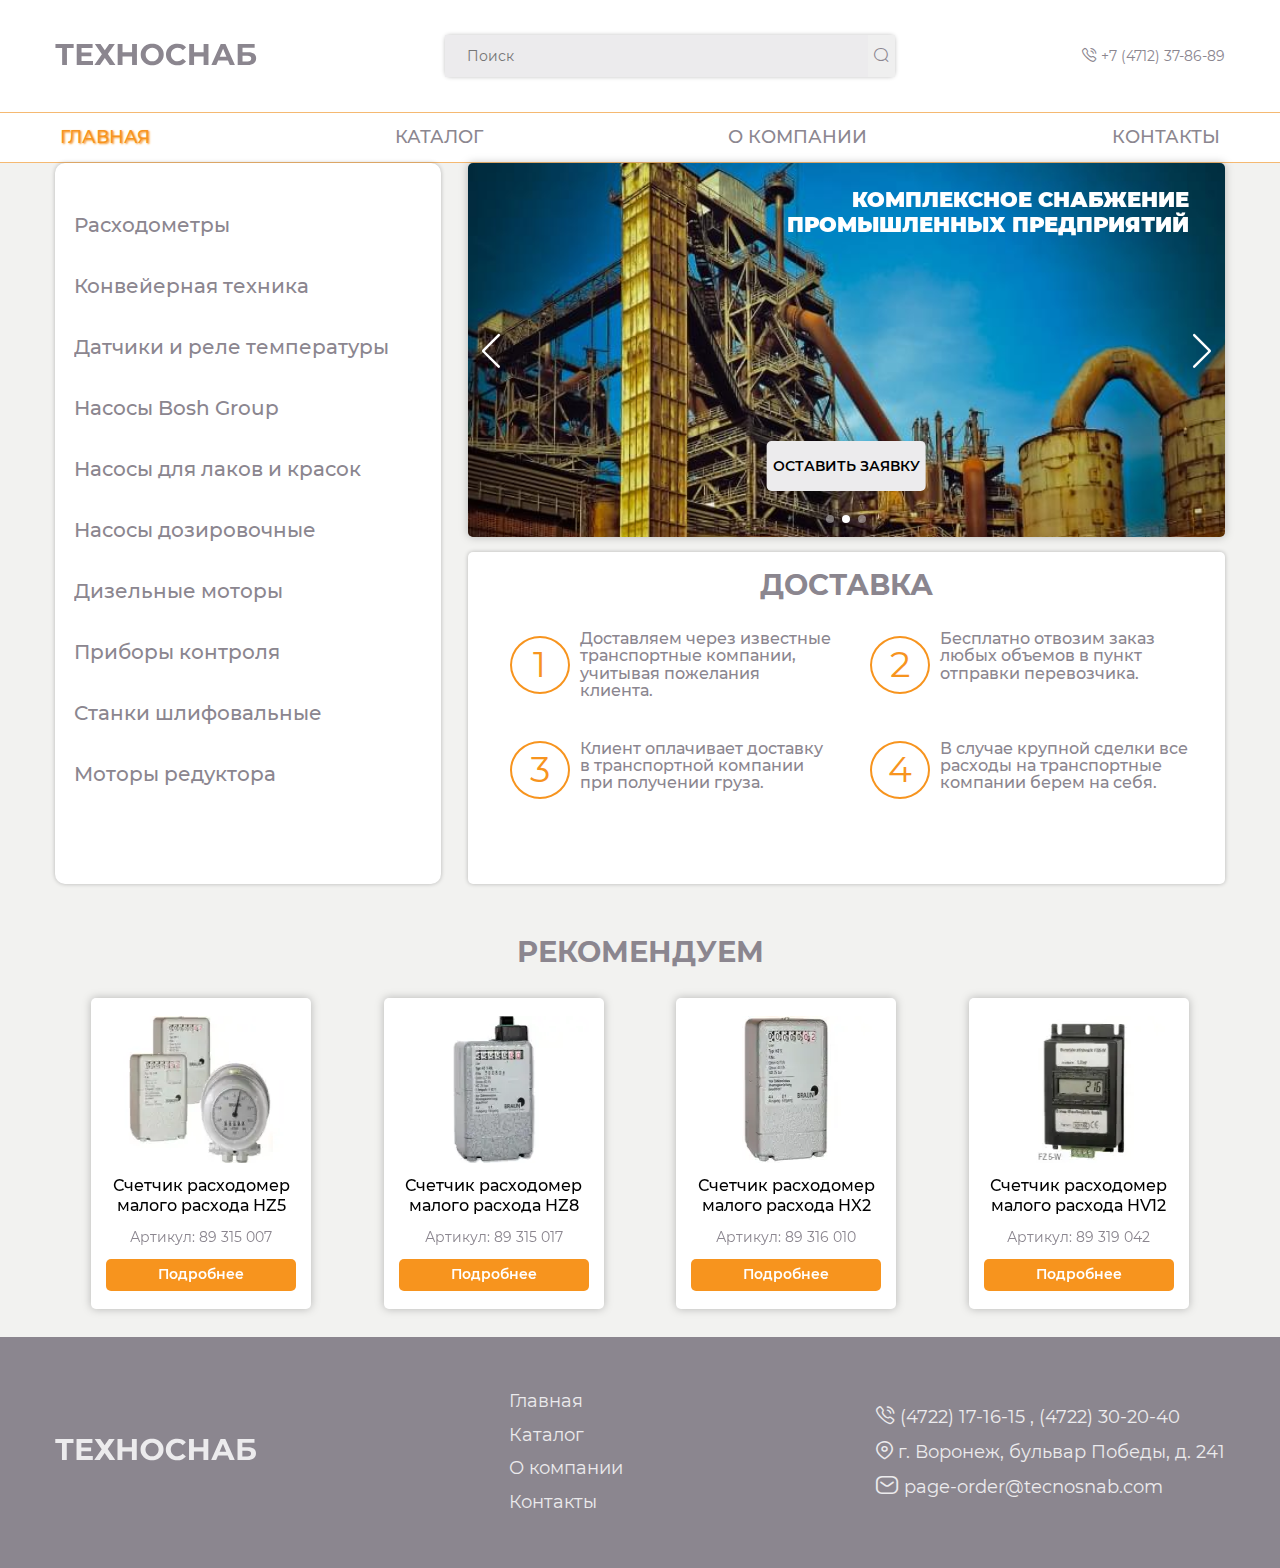
<file: index.html>
<!DOCTYPE html><html lang="ru"><head>    <meta charset="UTF-8">    <meta name="viewport" content="width=device-width, initial-scale=1.0">    <meta http-equiv="X-UA-Compatible" content="ie=edge">    <title>Главная-ТЕХНОСНАБ</title>    <link rel="stylesheet" href="css/style.min.css">    <script src="js/script.js" defer></script></head><body>    <div class="wrapper">        <header class="header">    <div class="header__inner container">        <div class="header__item header__logo">            <a class="logo" href="index.html">                <picture><source srcset="images/logo-header.svg" type="image/webp"><img class="logo__img" src="images/logo-header.svg" alt="logo"></picture>            </a>        </div>        <div class="header__item header__search">            <form class="search">                <input class="search-input" type="text" placeholder="Поиск">                <button class="search-btn icons-search" type="submit"></button>            </form>        </div>        <div class="header__item header__phone">            <a class="icons-phone" href="tel:+74712378689"></a>            <a class="header__phone-link" href="tel:+74712378689">+7 (4712) 37-86-89</a>        </div>    </div></header>        <div class="menu-wrapper">    <nav class="menu">            <ul class="menu__list">                <li class="menu__item">                    <a class="menu__link" href="index.html">Главная</a>                </li>                <li class="menu__item">                    <a class="menu__link" href="page-catalog.html">Каталог</a>                </li>                <li class="menu__item">                    <a class="menu__link" href="page-company.html">О компании</a>                </li>                <li class="menu__item">                    <a class="menu__link" href="page-contacts.html">Контакты</a>                </li>            </ul>                    <div class="menu-mobile"></div>    </nav></div>        <main class="page">            <section class="main-content content container">                <div class="mobile-aside"><span></span></div><nav class="main-content__aside content-aside">    <ul class="product-list">        <li class="product-list__item">            <a class="product-list__link" href="#">Расходометры</a>            <ul class="product-sublist">                <li class="product-sublist__item">                    <a class="product-sublist__link" href="#">Винтовые расходомеры</a>                </li>                <li class="product-sublist__item">                    <a class="product-sublist__link" href="#">Клапанные расходомеры</a>                </li>                <li class="product-sublist__item">                    <a class="product-sublist__link" href="#">Поршнекольцевые расходомеры</a>                </li>                <li class="product-sublist__item">                    <a class="product-sublist__link" href="#">Турбинные расходомеры</a>                </li>            </ul>        </li>        <li class="product-list__item">            <a class="product-list__link" href="#">Конвейерная техника</a>            <ul class="product-sublist">                <li class="product-sublist__item">                    <a class="product-sublist__link" href="#">Винтовые расходомеры</a>                </li>                <li class="product-sublist__item">                    <a class="product-sublist__link" href="#">Клапанные расходомеры</a>                </li>                <li class="product-sublist__item">                    <a class="product-sublist__link" href="#">Поршнекольцевые расходомеры</a>                </li>                <li class="product-sublist__item">                    <a class="product-sublist__link" href="#">Турбинные расходомеры</a>                </li>            </ul>        </li>        <li class="product-list__item">            <a class="product-list__link" href="#">Датчики и реле температуры</a>        </li>        <li class="product-list__item">            <a class="product-list__link" href="#">Насосы Bosh Group</a>        </li>        <li class="product-list__item">            <a class="product-list__link" href="#">Насосы для лаков и красок</a>        </li>        <li class="product-list__item">            <a class="product-list__link" href="#">Насосы дозировочные</a>        </li>        <li class="product-list__item">            <a class="product-list__link" href="#">Дизельные моторы</a>        </li>        <li class="product-list__item">            <a class="product-list__link" href="#">Приборы контроля</a>        </li>        <li class="product-list__item">            <a class="product-list__link" href="#">Станки шлифовальные</a>        </li>        <li class="product-list__item">            <a class="product-list__link" href="#">Моторы редуктора</a>        </li>    </ul></nav>                <div class="main-content__info content-info">                    <div class="main-content__slider swiper-container content-info__bg">                        <div class="swiper-wrapper">                            <div class="main-content__slider-item swiper-slide"                                style="background-image: url(images/company.jpg);">                                <h1 class="main-content__slider-title">Комплексное снабжение промышленных предприятий                                </h1>                                <button class="main-content__slider-btn" type="button">оставить заявку</button>                            </div>                            <div class="main-content__slider-item swiper-slide"                                style="background-image: url(images/slider-1.jpg);">                                <h1 class="main-content__slider-title">Комплексное снабжение промышленных предприятий                                </h1>                                <button class="main-content__slider-btn" type="button">оставить заявку</button>                            </div>                            <div class="main-content__slider-item swiper-slide"                                style="background-image: url(images/slider-3.jpg);">                                <h1 class="main-content__slider-title">Комплексное снабжение промышленных предприятий                                </h1>                                <button class="main-content__slider-btn" type="button">оставить заявку</button>                            </div>                        </div>                        <div class="swiper-pagination"></div>                        <div class="swiper-button-prev"></div>                        <div class="swiper-button-next"></div>                    </div>                    <div class="main-content__delivery delivery content-info__block">                        <h2 class="delivery__title title">Доставка</h2>                        <ul class="delivery__list">                            <li class="delivery__list-item">                                Доставляем через известные транспортные компании, учитывая пожелания клиента.                            </li>                            <li class="delivery__list-item">                                Бесплатно отвозим заказ любых объемов в пункт отправки перевозчика.                            </li>                            <li class="delivery__list-item">                                Клиент оплачивает доставку в транспортной компании при получении груза.                            </li>                            <li class="delivery__list-item">                                В случае крупной сделки все расходы на транспортные компании берем на себя.                            </li>                        </ul>                    </div>                </div>            </section>            <section class="recommend">                <h2 class="recommend__title title">Рекомендуем</h2>                <div class="recommend__inner container">                    <div class="product-card">                        <picture><source srcset="images/product-1.webp" type="image/webp"><img src="images/product-1.jpg" alt="image product"></picture>                        <p class="product-card__title">Счетчик расходомер малого расхода HZ5</p>                        <div class="product-card__id">Артикул: <span>89 315 007</span></div>                        <a class="product-card__btn" href="page-product.html">Подробнее</a>                    </div>                    <div class="product-card">                        <picture><source srcset="images/product-2.webp" type="image/webp"><img src="images/product-2.jpg" alt="image product"></picture>                        <p class="product-card__title">Счетчик расходомер малого расхода HZ8</p>                        <div class="product-card__id">Артикул: <span>89 315 017</span></div>                        <a class="product-card__btn" href="page-product.html">Подробнее</a>                    </div>                    <div class="product-card">                        <picture><source srcset="images/product-3.webp" type="image/webp"><img src="images/product-3.jpg" alt="image product"></picture>                        <p class="product-card__title">Счетчик расходомер малого расхода HX2</p>                        <div class="product-card__id">Артикул: <span>89 316 010</span></div>                        <a class="product-card__btn" href="page-product.html">Подробнее</a>                    </div>                    <div class="product-card">                        <picture><source srcset="images/product-4.webp" type="image/webp"><img src="images/product-4.jpg" alt="image product"></picture>                        <p class="product-card__title">Счетчик расходомер малого расхода HV12</p>                        <div class="product-card__id">Артикул: <span>89 319 042</span></div>                        <a class="product-card__btn" href="page-product.html">Подробнее</a>                    </div>                </div>            </section>        </main>        <footer class="footer">    <div class="footer__inner container">        <div class="footer__item footer__logo">            <a class="logo" href="index.html">                <picture><source srcset="images/logo-footer.svg" type="image/webp"><img class="logo__img" src="images/logo-footer.svg" alt="logo"></picture>            </a>        </div>        <div class="footer__item footer__category">            <ul class="footer__list">                <li class="footer__list-item">                    <a class="footer__list-link" href="index.html">Главная</a>                </li>                <li class="footer__list-item">                    <a class="footer__list-link" href="page-catalog.html">Каталог</a>                </li>                <li class="footer__list-item">                    <a class="footer__list-link" href="page-company.html">О компании</a>                </li>                <li class="footer__list-item">                    <a class="footer__list-link" href="page-contacts.html">Контакты</a>                </li>            </ul>        </div>        <div class="footer__contacts">            <ul class="footer__contacts-list">                <li class="footer__contacts-item icons-phone">                    <a href="tel:74722171615" class="footer__contacts-link">(4722) 17-16-15</a>                    <span>,</span>                    <a href="tel:74722302040" class="footer__contacts-link">(4722) 30-20-40</a>                </li>                <li class="footer__contacts-item icons-location">                    г. Воронеж, бульвар Победы, д. 241                </li>                <li class="footer__contacts-item icons-mail">                    <a href="mailto:page-order@tecnosnab.com" class="footer__contacts-link">page-order@tecnosnab.com</a>                </li>            </ul>        </div>            </div></footer>    </div>    <div class="alert-window">    <p class="alert-window__text">Демо-версия окна ответа...</p>    <p class="alert-window__text">Ваш запрос принят! В ближайшее время с Вами свяжется наш менеджер. Спасибо, что выбрали нашу фирму.</p>    <button class="alert-window__btn btn">Отлично. Жду!</button></div>    <div class="modal">        <div class="form-window">    <form action="#" class="form">        <p class="form__title">Отправить запрос</p>        <input class="form__input" name="name" type="text" placeholder="Ваше им'я">        <input class="form__input" name="phone" type="tel" placeholder="Ваш телефон">        <textarea class="form__textarea" name="message" placeholder="Ваше сообщение" rows="5"></textarea>        <button class="form__btn" type="submit">Отправить запрос</button>    </form></div>    </div>    <script src="js/libs.min.js"></script></body></html>
</file>
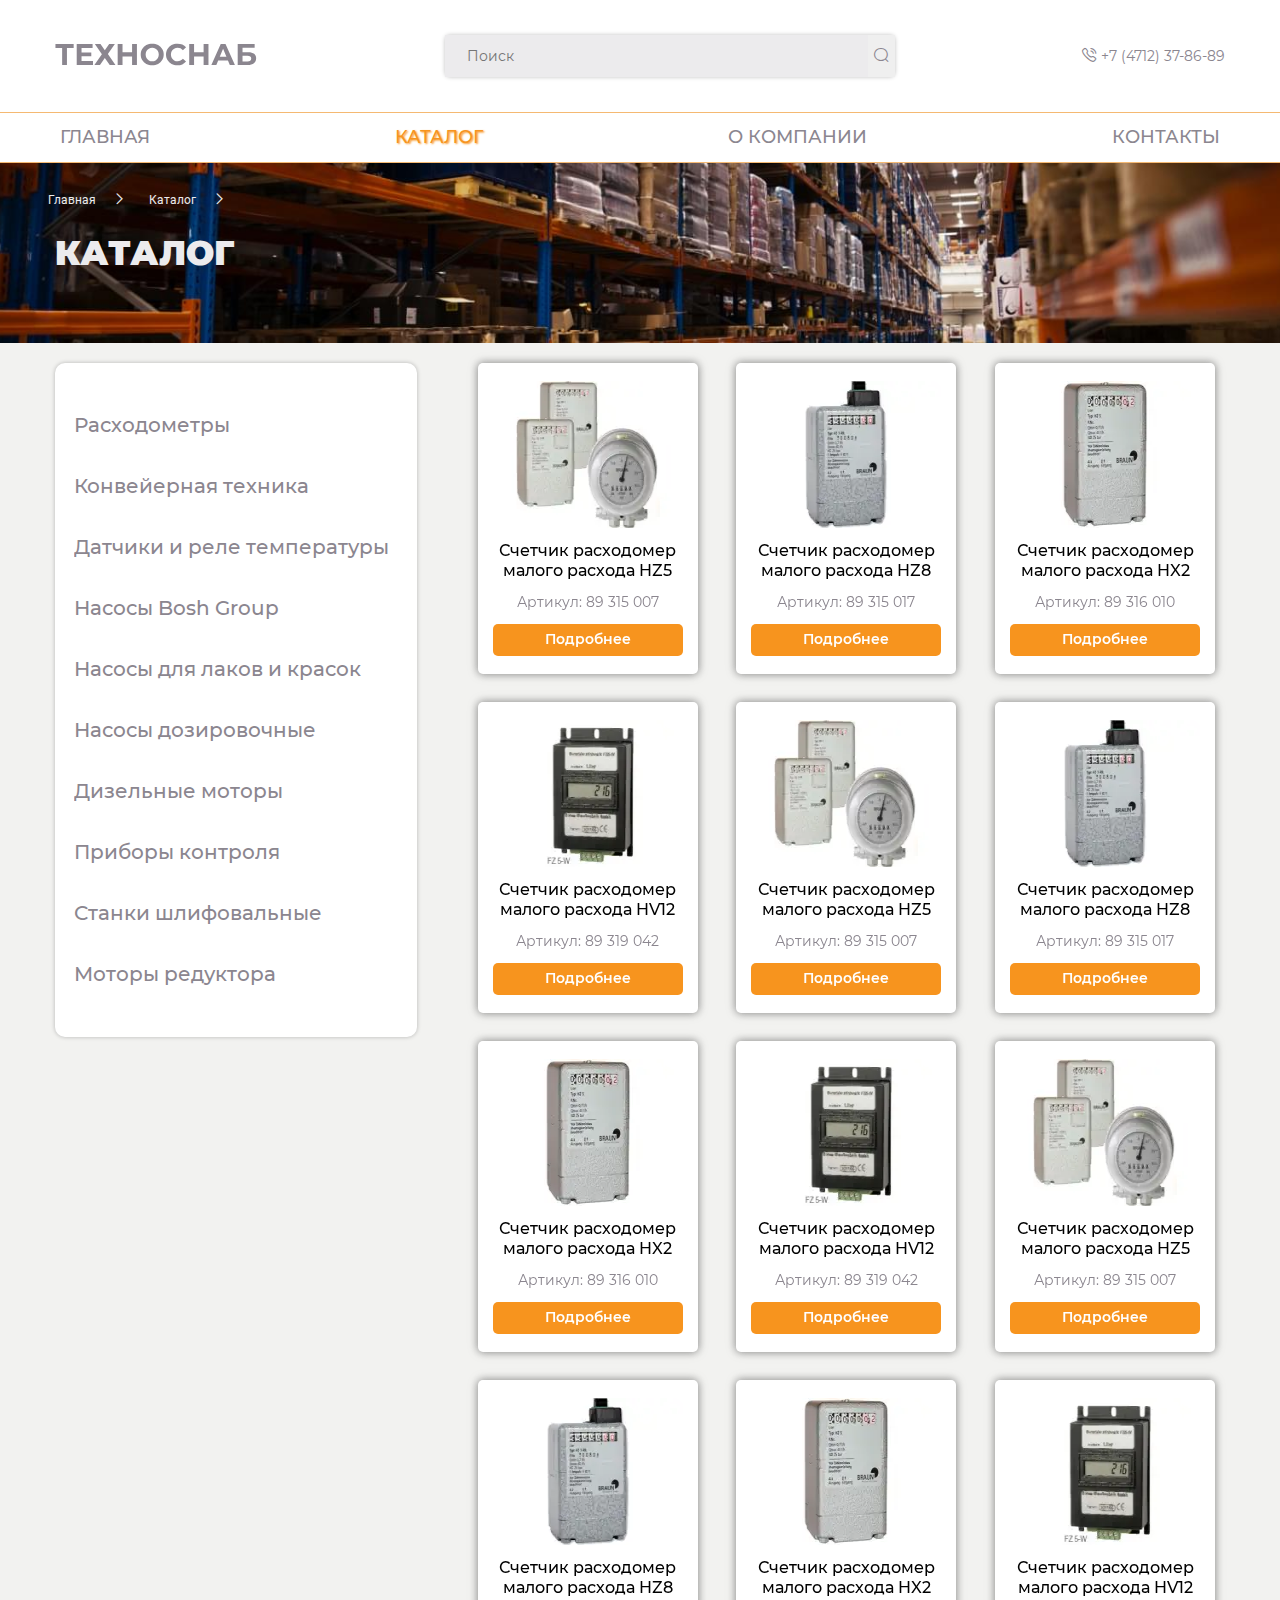
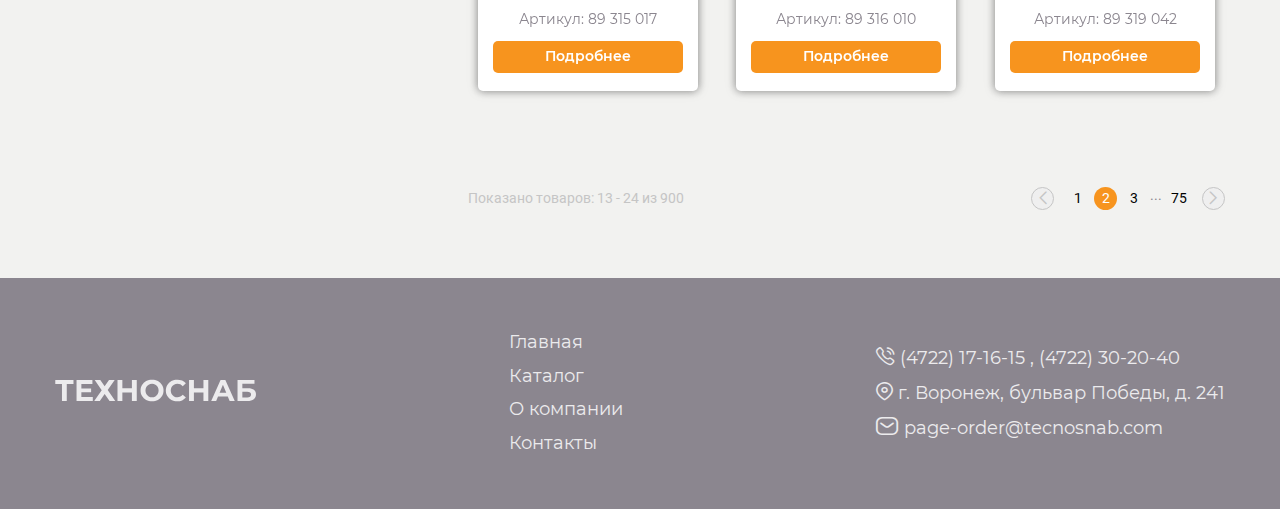
<file: page-catalog.html>
<!DOCTYPE html>
<html lang="ru">

<head>
    <meta charset="UTF-8">
    <meta name="viewport" content="width=device-width, initial-scale=1.0">
    <meta http-equiv="X-UA-Compatible" content="ie=edge">
    <title>Каталог ТЕХНОСНАБ</title>

    <link rel="stylesheet" href="css/style.min.css">
    <script src="js/script.js" defer></script>
</head>

<body>
    <div class="wrapper">
        <header class="header">
            <div class="header__inner container">
                <div class="header__item header__logo">
                    <a class="logo" href="index.html">
                        <picture>
                            <source srcset="images/logo-header.svg" type="image/webp"><img class="logo__img"
                                src="images/logo-header.svg" alt="logo">
                        </picture>
                    </a>
                </div>

                <div class="header__item header__search">
                    <form class="search">
                        <input class="search-input" type="text" placeholder="Поиск">
                        <button class="search-btn icons-search" type="submit"></button>
                    </form>
                </div>

                <div class="header__item header__phone">
                    <a class="icons-phone" href="tel:+74712378689"></a>
                    <a class="header__phone-link" href="tel:+74712378689">+7 (4712) 37-86-89</a>
                </div>
            </div>
        </header>
        <div class="menu-wrapper">
            <nav class="menu">
                <ul class="menu__list">
                    <li class="menu__item">
                        <a class="menu__link" href="index.html">Главная</a>
                    </li>
                    <li class="menu__item">
                        <a class="menu__link" href="page-catalog.html">Каталог</a>
                    </li>
                    <li class="menu__item">
                        <a class="menu__link" href="page-company.html">О компании</a>
                    </li>
                    <li class="menu__item">
                        <a class="menu__link" href="page-contacts.html">Контакты</a>
                    </li>
                </ul>

                <div class="menu-mobile"></div>
            </nav>
        </div>

        <main class="page">
            <header class="page-header" style="background-image: url(images/page-header-bg.jpg);">
                <div class="container">
                    <nav class="crumbs">
                        <ul class="crumbs__list">
                            <li>
                                <a href="index.html" class="crumbs__link icons-arrow-right">Главная</a>
                            </li>
                            <li></li>
                            <li></li>
                            <li></li>
                        </ul>
                    </nav>
                    <h1 class="page-header__title">Каталог</h1>
                </div>
            </header>

            <div class="catalog-page content container">
                <div class="catalog-page__aside">
                    <div class="mobile-aside"><span></span></div>
                    <nav class="main-content__aside content-aside">
                        <ul class="product-list">
                            <li class="product-list__item">
                                <a class="product-list__link" href="#">Расходометры</a>

                                <ul class="product-sublist">
                                    <li class="product-sublist__item">
                                        <a class="product-sublist__link" href="#">Винтовые расходомеры</a>
                                    </li>
                                    <li class="product-sublist__item">
                                        <a class="product-sublist__link" href="#">Клапанные расходомеры</a>
                                    </li>
                                    <li class="product-sublist__item">
                                        <a class="product-sublist__link" href="#">Поршнекольцевые расходомеры</a>
                                    </li>
                                    <li class="product-sublist__item">
                                        <a class="product-sublist__link" href="#">Турбинные расходомеры</a>
                                    </li>
                                </ul>
                            </li>
                            <li class="product-list__item">
                                <a class="product-list__link" href="#">Конвейерная техника</a>
                                <ul class="product-sublist">
                                    <li class="product-sublist__item">
                                        <a class="product-sublist__link" href="#">Винтовые расходомеры</a>
                                    </li>
                                    <li class="product-sublist__item">
                                        <a class="product-sublist__link" href="#">Клапанные расходомеры</a>
                                    </li>
                                    <li class="product-sublist__item">
                                        <a class="product-sublist__link" href="#">Поршнекольцевые расходомеры</a>
                                    </li>
                                    <li class="product-sublist__item">
                                        <a class="product-sublist__link" href="#">Турбинные расходомеры</a>
                                    </li>
                                </ul>
                            </li>
                            <li class="product-list__item">
                                <a class="product-list__link" href="#">Датчики и реле температуры</a>
                            </li>
                            <li class="product-list__item">
                                <a class="product-list__link" href="#">Насосы Bosh Group</a>
                            </li>
                            <li class="product-list__item">
                                <a class="product-list__link" href="#">Насосы для лаков и красок</a>
                            </li>
                            <li class="product-list__item">
                                <a class="product-list__link" href="#">Насосы дозировочные</a>
                            </li>
                            <li class="product-list__item">
                                <a class="product-list__link" href="#">Дизельные моторы</a>
                            </li>
                            <li class="product-list__item">
                                <a class="product-list__link" href="#">Приборы контроля</a>
                            </li>
                            <li class="product-list__item">
                                <a class="product-list__link" href="#">Станки шлифовальные</a>
                            </li>
                            <li class="product-list__item">
                                <a class="product-list__link" href="#">Моторы редуктора</a>
                            </li>
                        </ul>
                    </nav>
                </div>

                <div class="catalog-page__inner content-info">
                    <div class="catalog-page__goods goods content-info__bg">
                        <div class="product-card">
                            <picture>
                                <source srcset="images/product-1.webp" type="image/webp"><img src="images/product-1.jpg"
                                    alt="image product">
                            </picture>
                            <p class="product-card__title">Счетчик расходомер малого расхода HZ5</p>
                            <div class="product-card__id">Артикул: <span>89 315 007</span></div>
                            <a class="product-card__btn" href="page-product.html">Подробнее</a>
                        </div>

                        <div class="product-card">
                            <picture>
                                <source srcset="images/product-2.webp" type="image/webp"><img src="images/product-2.jpg"
                                    alt="image product">
                            </picture>
                            <p class="product-card__title">Счетчик расходомер малого расхода HZ8</p>
                            <div class="product-card__id">Артикул: <span>89 315 017</span></div>
                            <a class="product-card__btn" href="page-product.html">Подробнее</a>
                        </div>

                        <div class="product-card">
                            <picture>
                                <source srcset="images/product-3.webp" type="image/webp"><img src="images/product-3.jpg"
                                    alt="image product">
                            </picture>
                            <p class="product-card__title">Счетчик расходомер малого расхода HX2</p>
                            <div class="product-card__id">Артикул: <span>89 316 010</span></div>
                            <a class="product-card__btn" href="page-product.html">Подробнее</a>
                        </div>

                        <div class="product-card">
                            <picture>
                                <source srcset="images/product-4.webp" type="image/webp"><img src="images/product-4.jpg"
                                    alt="image product">
                            </picture>
                            <p class="product-card__title">Счетчик расходомер малого расхода HV12</p>
                            <div class="product-card__id">Артикул: <span>89 319 042</span></div>
                            <a class="product-card__btn" href="page-product.html">Подробнее</a>
                        </div>

                        <div class="product-card">
                            <picture>
                                <source srcset="images/product-1.webp" type="image/webp"><img src="images/product-1.jpg"
                                    alt="image product">
                            </picture>
                            <p class="product-card__title">Счетчик расходомер малого расхода HZ5</p>
                            <div class="product-card__id">Артикул: <span>89 315 007</span></div>
                            <a class="product-card__btn" href="page-product.html">Подробнее</a>
                        </div>

                        <div class="product-card">
                            <picture>
                                <source srcset="images/product-2.webp" type="image/webp"><img src="images/product-2.jpg"
                                    alt="image product">
                            </picture>
                            <p class="product-card__title">Счетчик расходомер малого расхода HZ8</p>
                            <div class="product-card__id">Артикул: <span>89 315 017</span></div>
                            <a class="product-card__btn" href="page-product.html">Подробнее</a>
                        </div>

                        <div class="product-card">
                            <picture>
                                <source srcset="images/product-3.webp" type="image/webp"><img src="images/product-3.jpg"
                                    alt="image product">
                            </picture>
                            <p class="product-card__title">Счетчик расходомер малого расхода HX2</p>
                            <div class="product-card__id">Артикул: <span>89 316 010</span></div>
                            <a class="product-card__btn" href="page-product.html">Подробнее</a>
                        </div>

                        <div class="product-card">
                            <picture>
                                <source srcset="images/product-4.webp" type="image/webp"><img src="images/product-4.jpg"
                                    alt="image product">
                            </picture>
                            <p class="product-card__title">Счетчик расходомер малого расхода HV12</p>
                            <div class="product-card__id">Артикул: <span>89 319 042</span></div>
                            <a class="product-card__btn" href="page-product.html">Подробнее</a>
                        </div>

                        <div class="product-card">
                            <picture>
                                <source srcset="images/product-1.webp" type="image/webp"><img src="images/product-1.jpg"
                                    alt="image product">
                            </picture>
                            <p class="product-card__title">Счетчик расходомер малого расхода HZ5</p>
                            <div class="product-card__id">Артикул: <span>89 315 007</span></div>
                            <a class="product-card__btn" href="page-product.html">Подробнее</a>
                        </div>

                        <div class="product-card">
                            <picture>
                                <source srcset="images/product-2.webp" type="image/webp"><img src="images/product-2.jpg"
                                    alt="image product">
                            </picture>
                            <p class="product-card__title">Счетчик расходомер малого расхода HZ8</p>
                            <div class="product-card__id">Артикул: <span>89 315 017</span></div>
                            <a class="product-card__btn" href="page-product.html">Подробнее</a>
                        </div>

                        <div class="product-card">
                            <picture>
                                <source srcset="images/product-3.webp" type="image/webp"><img src="images/product-3.jpg"
                                    alt="image product">
                            </picture>
                            <p class="product-card__title">Счетчик расходомер малого расхода HX2</p>
                            <div class="product-card__id">Артикул: <span>89 316 010</span></div>
                            <a class="product-card__btn" href="page-product.html">Подробнее</a>
                        </div>

                        <div class="product-card">
                            <picture>
                                <source srcset="images/product-4.webp" type="image/webp"><img src="images/product-4.jpg"
                                    alt="image product">
                            </picture>
                            <p class="product-card__title">Счетчик расходомер малого расхода HV12</p>
                            <div class="product-card__id">Артикул: <span>89 319 042</span></div>
                            <a class="product-card__btn" href="page-product.html">Подробнее</a>
                        </div>
                    </div>

                    <div class="catalog-page__pagination pagination content-info__block">
                        <div class="pagination__number">
                            Показано товаров:
                            <p class="pagination__number-current number-current">
                                <span class="number-current__start">1</span>
                                -
                                <span class="number-current__end">12</span>
                            </p>
                            из
                            <p class="pagination__number-all">900</p>
                        </div>

                        <div class="pagination__list">
                            <button class="pagination__btn pagination__btn--left icons-arrow-left"
                                type="button"></button>
                            <ul class="list-pages">
                                <li class="list-pages__item">
                                    <a class="pagination__link" href="#">1</a>
                                </li>
                                <li class="list-pages__item">
                                    <a class="pagination__link active" href="#">2</a>
                                </li>
                                <li class="list-pages__item">
                                    <a class="pagination__link" href="#">3</a>
                                </li>
                                <li class="list-pages__item">...</li>
                                <li class="list-pages__item">
                                    <a class="pagination__link" href="#">75</a>
                                </li>
                            </ul>
                            <button class="pagination__btn pagination__btn--right icons-arrow-right"
                                type="button"></button>
                        </div>
                    </div>
                </div>
            </div>
        </main>

        <footer class="footer">
            <div class="footer__inner container">
                <div class="footer__item footer__logo">
                    <a class="logo" href="index.html">
                        <picture>
                            <source srcset="images/logo-footer.svg" type="image/webp"><img class="logo__img"
                                src="images/logo-footer.svg" alt="logo">
                        </picture>
                    </a>
                </div>

                <div class="footer__item footer__category">
                    <ul class="footer__list">
                        <li class="footer__list-item">
                            <a class="footer__list-link" href="index.html">Главная</a>
                        </li>
                        <li class="footer__list-item">
                            <a class="footer__list-link" href="page-catalog.html">Каталог</a>
                        </li>
                        <li class="footer__list-item">
                            <a class="footer__list-link" href="page-company.html">О компании</a>
                        </li>
                        <li class="footer__list-item">
                            <a class="footer__list-link" href="page-contacts.html">Контакты</a>
                        </li>
                    </ul>
                </div>

                <div class="footer__contacts">
                    <ul class="footer__contacts-list">
                        <li class="footer__contacts-item icons-phone">
                            <a href="tel:74722171615" class="footer__contacts-link">(4722) 17-16-15</a>
                            <span>,</span>
                            <a href="tel:74722302040" class="footer__contacts-link">(4722) 30-20-40</a>
                        </li>
                        <li class="footer__contacts-item icons-location">
                            г. Воронеж, бульвар Победы, д. 241
                        </li>
                        <li class="footer__contacts-item icons-mail">
                            <a href="mailto:page-order@tecnosnab.com"
                                class="footer__contacts-link">page-order@tecnosnab.com</a>
                        </li>
                    </ul>
                </div>
            </div>
        </footer>
    </div>

    <script src="js/libs.min.js"></script>
</body>

</html>
</file>
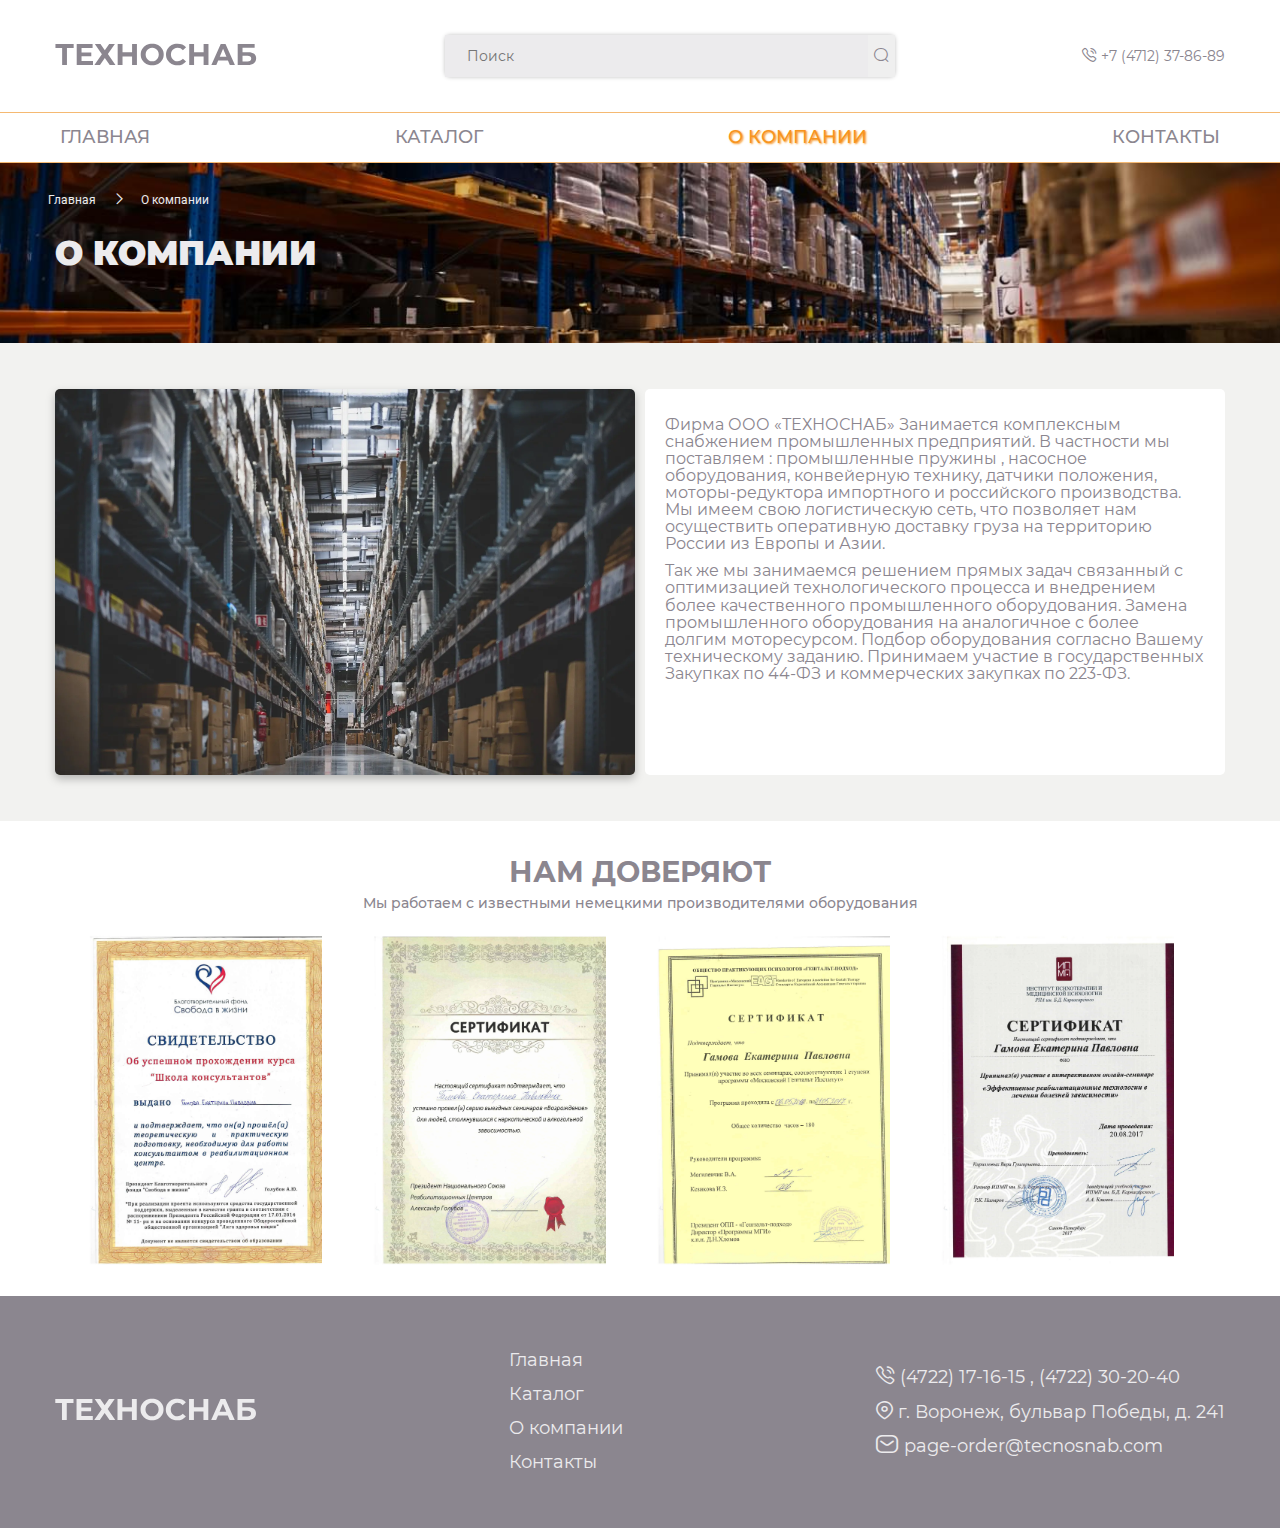
<file: page-company.html>
<!DOCTYPE html>
<html lang="ru">

<head>
    <meta charset="UTF-8">
    <meta name="viewport" content="width=device-width, initial-scale=1.0">
    <meta http-equiv="X-UA-Compatible" content="ie=edge">
    <title>О компании ТЕХНОСНАБ</title>

    <link rel="stylesheet" href="css/style.min.css">
    <script src="js/script.js" defer></script>
</head>

<body>
    <div class="wrapper">
        <header class="header">
            <div class="header__inner container">
                <div class="header__item header__logo">
                    <a class="logo" href="index.html">
                        <picture>
                            <source srcset="images/logo-header.svg" type="image/webp"><img class="logo__img"
                                src="images/logo-header.svg" alt="logo">
                        </picture>
                    </a>
                </div>

                <div class="header__item header__search">
                    <form class="search">
                        <input class="search-input" type="text" placeholder="Поиск">
                        <button class="search-btn icons-search" type="submit"></button>
                    </form>
                </div>

                <div class="header__item header__phone">
                    <a class="icons-phone" href="tel:+74712378689"></a>
                    <a class="header__phone-link" href="tel:+74712378689">+7 (4712) 37-86-89</a>
                </div>
            </div>
        </header>
        <div class="menu-wrapper">
            <nav class="menu">
                <ul class="menu__list">
                    <li class="menu__item">
                        <a class="menu__link" href="index.html">Главная</a>
                    </li>
                    <li class="menu__item">
                        <a class="menu__link" href="page-catalog.html">Каталог</a>
                    </li>
                    <li class="menu__item">
                        <a class="menu__link" href="page-company.html">О компании</a>
                    </li>
                    <li class="menu__item">
                        <a class="menu__link" href="page-contacts.html">Контакты</a>
                    </li>
                </ul>

                <div class="menu-mobile"></div>
            </nav>
        </div>

        <main class="page">
            <header class="page-header" style="background-image: url(images/page-header-bg.jpg);">
                <div class="container">
                    <nav class="crumbs">
                        <ul class="crumbs__list">
                            <li>
                                <a href="index.html" class="crumbs__link icons-arrow-right">Главная</a>
                            </li>
                            <li></li>
                            <li></li>
                            <li></li>
                        </ul>
                    </nav>
                    <h1 class="page-header__title">О компании</h1>
                </div>
            </header>

            <section class="about">
                <div class="about__inner container">
                    <div class="about__img">
                        <picture>
                            <source srcset="images/company.webp" type="image/webp"><img src="images/company.jpg"
                                alt="company">
                        </picture>
                    </div>
                    <div class="about__promo">
                        <p class="about__promo-text">
                            Фирма ООО «ТЕХНОСНАБ» Занимается комплексным снабжением промышленных предприятий. В
                            частности мы поставляем : промышленные пружины , насосное оборудования, конвейерную технику,
                            датчики положения, моторы-редуктора импортного и российского производства. Мы имеем свою
                            логистическую сеть, что позволяет нам осуществить оперативную доставку груза на территорию
                            России из Европы и Азии.
                        </p>
                        <p class="about__promo-text">
                            Так же мы занимаемся решением прямых задач связанный с оптимизацией технологического
                            процесса и внедрением более качественного промышленного оборудования. Замена промышленного
                            оборудования на аналогичное с более долгим моторесурсом. Подбор оборудования согласно Вашему
                            техническому заданию. Принимаем участие в государственных Закупках по 44-ФЗ и коммерческих
                            закупках по 223-ФЗ.
                        </p>
                    </div>
                </div>
            </section>
            <section class="certificate">
                <h2 class="certificate__title title">Нам доверяют</h2>
                <p class="certificate__subtitle">
                    Мы работаем с известными немецкими производителями оборудования
                </p>

                <div class="certificate__inner container">
                    <div class="certificate__block">
                        <picture>
                            <source srcset="images/сertificate-1.webp" type="image/webp"><img
                                src="images/сertificate-1.jpg" alt="certificate">
                        </picture>
                    </div>
                    <div class="certificate__block">
                        <picture>
                            <source srcset="images/сertificate-2.webp" type="image/webp"><img
                                src="images/сertificate-2.jpg" alt="certificate">
                        </picture>
                    </div>
                    <div class="certificate__block">
                        <picture>
                            <source srcset="images/сertificate-3.webp" type="image/webp"><img
                                src="images/сertificate-3.jpg" alt="certificate">
                        </picture>
                    </div>
                    <div class="certificate__block">
                        <picture>
                            <source srcset="images/сertificate-4.webp" type="image/webp"><img
                                src="images/сertificate-4.jpg" alt="certificate">
                        </picture>
                    </div>
                </div>
            </section>
        </main>

        <footer class="footer">
            <div class="footer__inner container">
                <div class="footer__item footer__logo">
                    <a class="logo" href="index.html">
                        <picture>
                            <source srcset="images/logo-footer.svg" type="image/webp"><img class="logo__img"
                                src="images/logo-footer.svg" alt="logo">
                        </picture>
                    </a>
                </div>

                <div class="footer__item footer__category">
                    <ul class="footer__list">
                        <li class="footer__list-item">
                            <a class="footer__list-link" href="index.html">Главная</a>
                        </li>
                        <li class="footer__list-item">
                            <a class="footer__list-link" href="page-catalog.html">Каталог</a>
                        </li>
                        <li class="footer__list-item">
                            <a class="footer__list-link" href="page-company.html">О компании</a>
                        </li>
                        <li class="footer__list-item">
                            <a class="footer__list-link" href="page-contacts.html">Контакты</a>
                        </li>
                    </ul>
                </div>

                <div class="footer__contacts">
                    <ul class="footer__contacts-list">
                        <li class="footer__contacts-item icons-phone">
                            <a href="tel:74722171615" class="footer__contacts-link">(4722) 17-16-15</a>
                            <span>,</span>
                            <a href="tel:74722302040" class="footer__contacts-link">(4722) 30-20-40</a>
                        </li>
                        <li class="footer__contacts-item icons-location">
                            г. Воронеж, бульвар Победы, д. 241
                        </li>
                        <li class="footer__contacts-item icons-mail">
                            <a href="mailto:page-order@tecnosnab.com"
                                class="footer__contacts-link">page-order@tecnosnab.com</a>
                        </li>
                    </ul>
                </div>
            </div>
        </footer>
    </div>

    <script src="js/libs.min.js"></script>
</body>

</html>
</file>
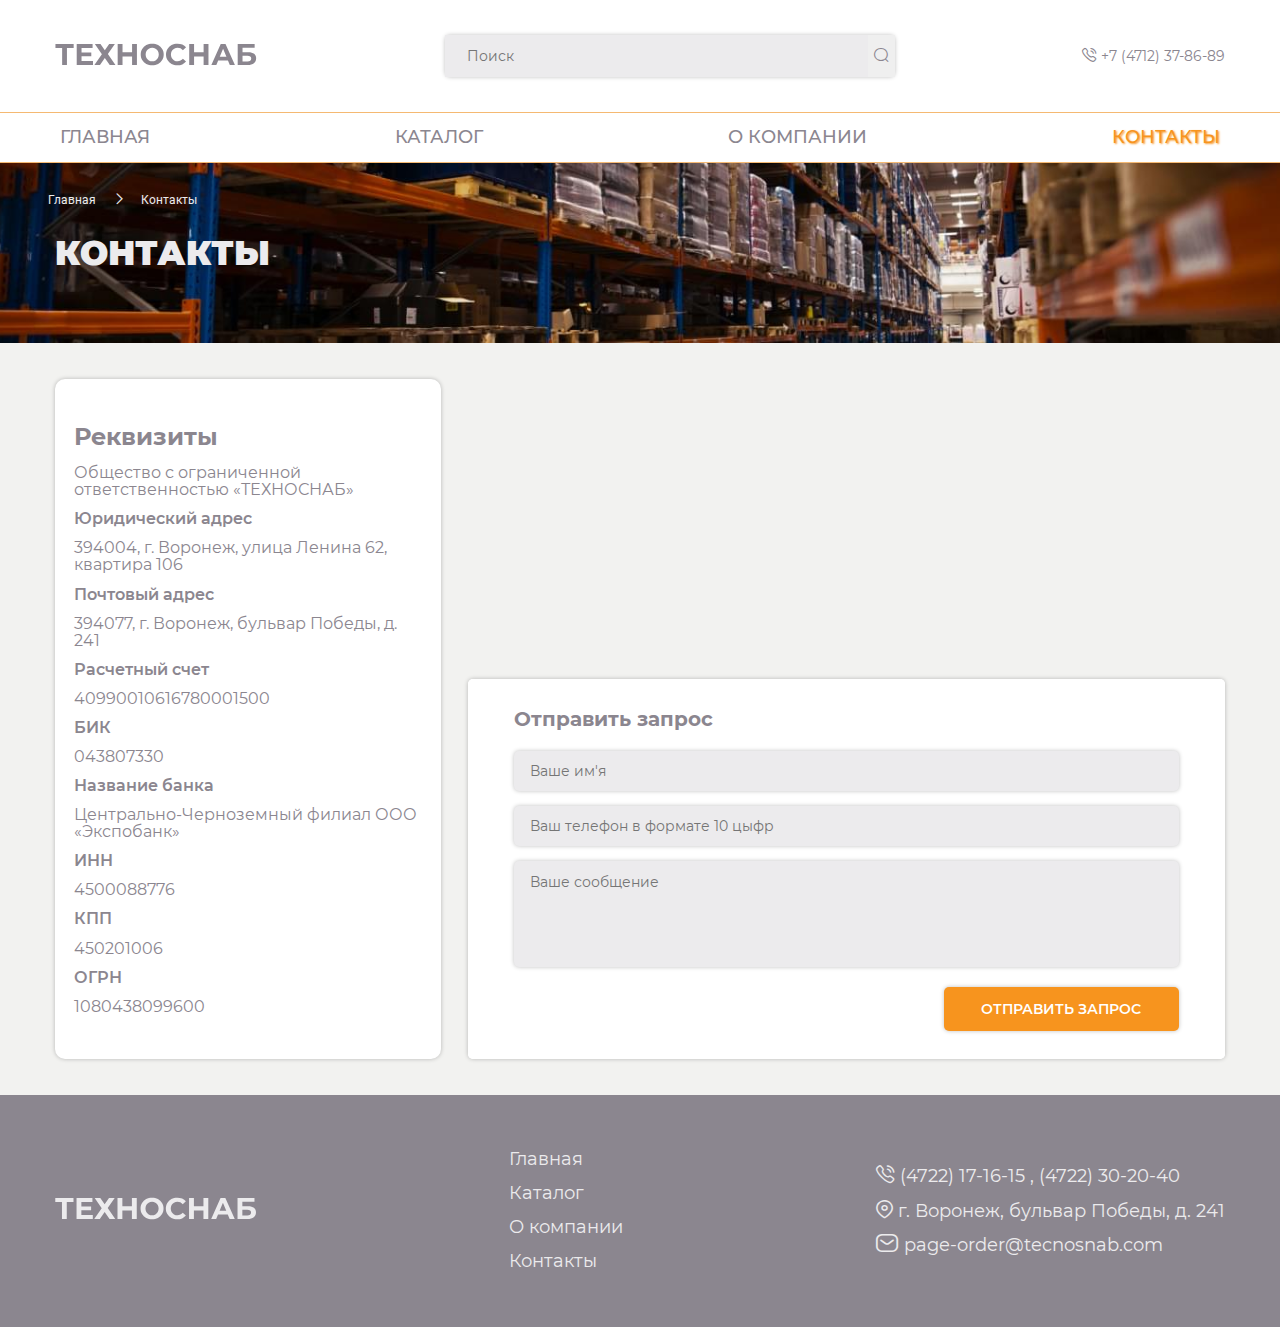
<file: page-contacts.html>
<!DOCTYPE html>
<html lang="ru">

<head>
    <meta charset="UTF-8">
    <meta name="viewport" content="width=device-width, initial-scale=1.0">
    <meta http-equiv="X-UA-Compatible" content="ie=edge">
    <title>Контакты ТЕХНОСНАБ</title>

    <link rel="stylesheet" href="css/style.min.css">
    <script src="js/script.js" defer></script>
</head>

<body>
    <div class="wrapper">
        <header class="header">
            <div class="header__inner container">
                <div class="header__item header__logo">
                    <a class="logo" href="index.html">
                        <picture>
                            <source srcset="images/logo-header.svg" type="image/webp"><img class="logo__img"
                                src="images/logo-header.svg" alt="logo">
                        </picture>
                    </a>
                </div>

                <div class="header__item header__search">
                    <form class="search">
                        <input class="search-input" type="text" placeholder="Поиск">
                        <button class="search-btn icons-search" type="submit"></button>
                    </form>
                </div>

                <div class="header__item header__phone">
                    <a class="icons-phone" href="tel:+74712378689"></a>
                    <a class="header__phone-link" href="tel:+74712378689">+7 (4712) 37-86-89</a>
                </div>
            </div>
        </header>
        <div class="menu-wrapper">
            <nav class="menu">
                <ul class="menu__list">
                    <li class="menu__item">
                        <a class="menu__link" href="index.html">Главная</a>
                    </li>
                    <li class="menu__item">
                        <a class="menu__link" href="page-catalog.html">Каталог</a>
                    </li>
                    <li class="menu__item">
                        <a class="menu__link" href="page-company.html">О компании</a>
                    </li>
                    <li class="menu__item">
                        <a class="menu__link" href="page-contacts.html">Контакты</a>
                    </li>
                </ul>

                <div class="menu-mobile"></div>
            </nav>
        </div>

        <main class="page">
            <header class="page-header" style="background-image: url(images/page-header-bg.jpg);">
                <div class="container">
                    <nav class="crumbs">
                        <ul class="crumbs__list">
                            <li>
                                <a href="index.html" class="crumbs__link icons-arrow-right">Главная</a>
                            </li>
                            <li></li>
                            <li></li>
                            <li></li>
                        </ul>
                    </nav>
                    <h1 class="page-header__title">Контакты</h1>
                </div>
            </header>

            <div class="contacts-page">
                <div class="contacts-page__inner content container">
                    <aside class="contacts-aside content-aside">
                        <p class="contacts-aside__title">Реквизиты</p>
                        <p class="contacts-aside__subtitle">Общество с ограниченной
                            ответственностью «ТЕХНОСНАБ»</p>
                        <ul class="contacts-aside__list">
                            <li class="contacts-aside__list-item item-name">Юридический адрес</li>
                            <li class="contacts-aside__list-item item-descr">394004, г. Воронеж, улица Ленина 62,
                                квартира 106</li>
                        </ul>
                        <ul class="contacts-aside__list">
                            <li class="contacts-aside__list-item item-name">Почтовый адрес</li>
                            <li class="contacts-aside__list-item item-descr">394077, г. Воронеж, бульвар Победы, д. 241
                            </li>
                        </ul>
                        <ul class="contacts-aside__list">
                            <li class="contacts-aside__list-item item-name">Расчетный счет</li>
                            <li class="contacts-aside__list-item item-descr">40990010616780001500</li>
                        </ul>
                        <ul class="contacts-aside__list">
                            <li class="contacts-aside__list-item item-name">БИК</li>
                            <li class="contacts-aside__list-item item-descr">043807330</li>
                        </ul>
                        <ul class="contacts-aside__list">
                            <li class="contacts-aside__list-item item-name">Название банка</li>
                            <li class="contacts-aside__list-item item-descr">Центрально-Черноземный филиал ООО
                                «Экспобанк»</li>
                        </ul>
                        <ul class="contacts-aside__list">
                            <li class="contacts-aside__list-item item-name">ИНН</li>
                            <li class="contacts-aside__list-item item-descr">4500088776</li>
                        </ul>
                        <ul class="contacts-aside__list">
                            <li class="contacts-aside__list-item item-name">КПП</li>
                            <li class="contacts-aside__list-item item-descr">450201006</li>
                        </ul>
                        <ul class="contacts-aside__list">
                            <li class="contacts-aside__list-item item-name">ОГРН</li>
                            <li class="contacts-aside__list-item item-descr">1080438099600</li>
                        </ul>
                    </aside>

                    <div class="contacts-content content-info">
                        <div class="contacts-content__map content-info__bg">
                            <iframe
                                src="https://www.google.com/maps/embed?pb=!1m18!1m12!1m3!1d2472.139687816857!2d39.1599783157774!3d51.71218687966935!2m3!1f0!2f0!3f0!3m2!1i1024!2i768!4f13.1!3m3!1m2!1s0x413b28c0b539b0b1%3A0xb765a5df39b11055!2z0LEt0YAg0J_QvtCx0LXQtNGLLCDQktC-0YDQvtC90LXQtiwg0JLQvtGA0L7QvdC10LbRgdC60LDRjyDQvtCx0LsuLCDQoNC-0YHRltGP!5e0!3m2!1suk!2sua!4v1620679476343!5m2!1suk!2sua"
                                style="border:0;" allowfullscreen="" loading="lazy"></iframe>
                        </div>
                        <div class="contacts-content__form content-info__block">
                            <div class="form-window">
                                <form class="form" id="form" action="#">
                                    <input id="product-name" name="product-name" type="hidden">
                                    <input id="product-code" name="product-code" type="hidden">
                                    <p class="form__title">Отправить запрос</p>
                                    <input class="form__input" id="name" name="name" type="text"
                                        placeholder="Ваше им'я">
                                    <p id="name-error"></p>
                                    <input class="form__input" id="phone" name="phone" type="tel"
                                        placeholder="Ваш телефон в формате 10 цыфр">
                                    <p id="phone-error"></p>
                                    <textarea class="form__textarea" id="message" name="message"
                                        placeholder="Ваше сообщение" rows="5"></textarea>
                                    <button class="form__btn" type="submit">Отправить запрос</button>
                                </form>
                            </div>
                        </div>
                    </div>
                </div>
            </div>
        </main>

        <footer class="footer">
            <div class="footer__inner container">
                <div class="footer__item footer__logo">
                    <a class="logo" href="index.html">
                        <picture>
                            <source srcset="images/logo-footer.svg" type="image/webp"><img class="logo__img"
                                src="images/logo-footer.svg" alt="logo">
                        </picture>
                    </a>
                </div>

                <div class="footer__item footer__category">
                    <ul class="footer__list">
                        <li class="footer__list-item">
                            <a class="footer__list-link" href="index.html">Главная</a>
                        </li>
                        <li class="footer__list-item">
                            <a class="footer__list-link" href="page-catalog.html">Каталог</a>
                        </li>
                        <li class="footer__list-item">
                            <a class="footer__list-link" href="page-company.html">О компании</a>
                        </li>
                        <li class="footer__list-item">
                            <a class="footer__list-link" href="page-contacts.html">Контакты</a>
                        </li>
                    </ul>
                </div>

                <div class="footer__contacts">
                    <ul class="footer__contacts-list">
                        <li class="footer__contacts-item icons-phone">
                            <a href="tel:74722171615" class="footer__contacts-link">(4722) 17-16-15</a>
                            <span>,</span>
                            <a href="tel:74722302040" class="footer__contacts-link">(4722) 30-20-40</a>
                        </li>
                        <li class="footer__contacts-item icons-location">
                            г. Воронеж, бульвар Победы, д. 241
                        </li>
                        <li class="footer__contacts-item icons-mail">
                            <a href="mailto:page-order@tecnosnab.com"
                                class="footer__contacts-link">page-order@tecnosnab.com</a>
                        </li>
                    </ul>
                </div>
            </div>
        </footer>
    </div>

    <div class="alert-window">
        <p class="alert-window__text">Демо-версия окна ответа...</p>
        <p class="alert-window__text">Ваш запрос принят! В ближайшее время с Вами свяжется наш менеджер. Спасибо, что
            выбрали нашу фирму.</p>
        <button class="alert-window__btn">Отлично. Жду!</button>
    </div>

    <script src="js/libs.min.js"></script>
</body>

</html>
</file>
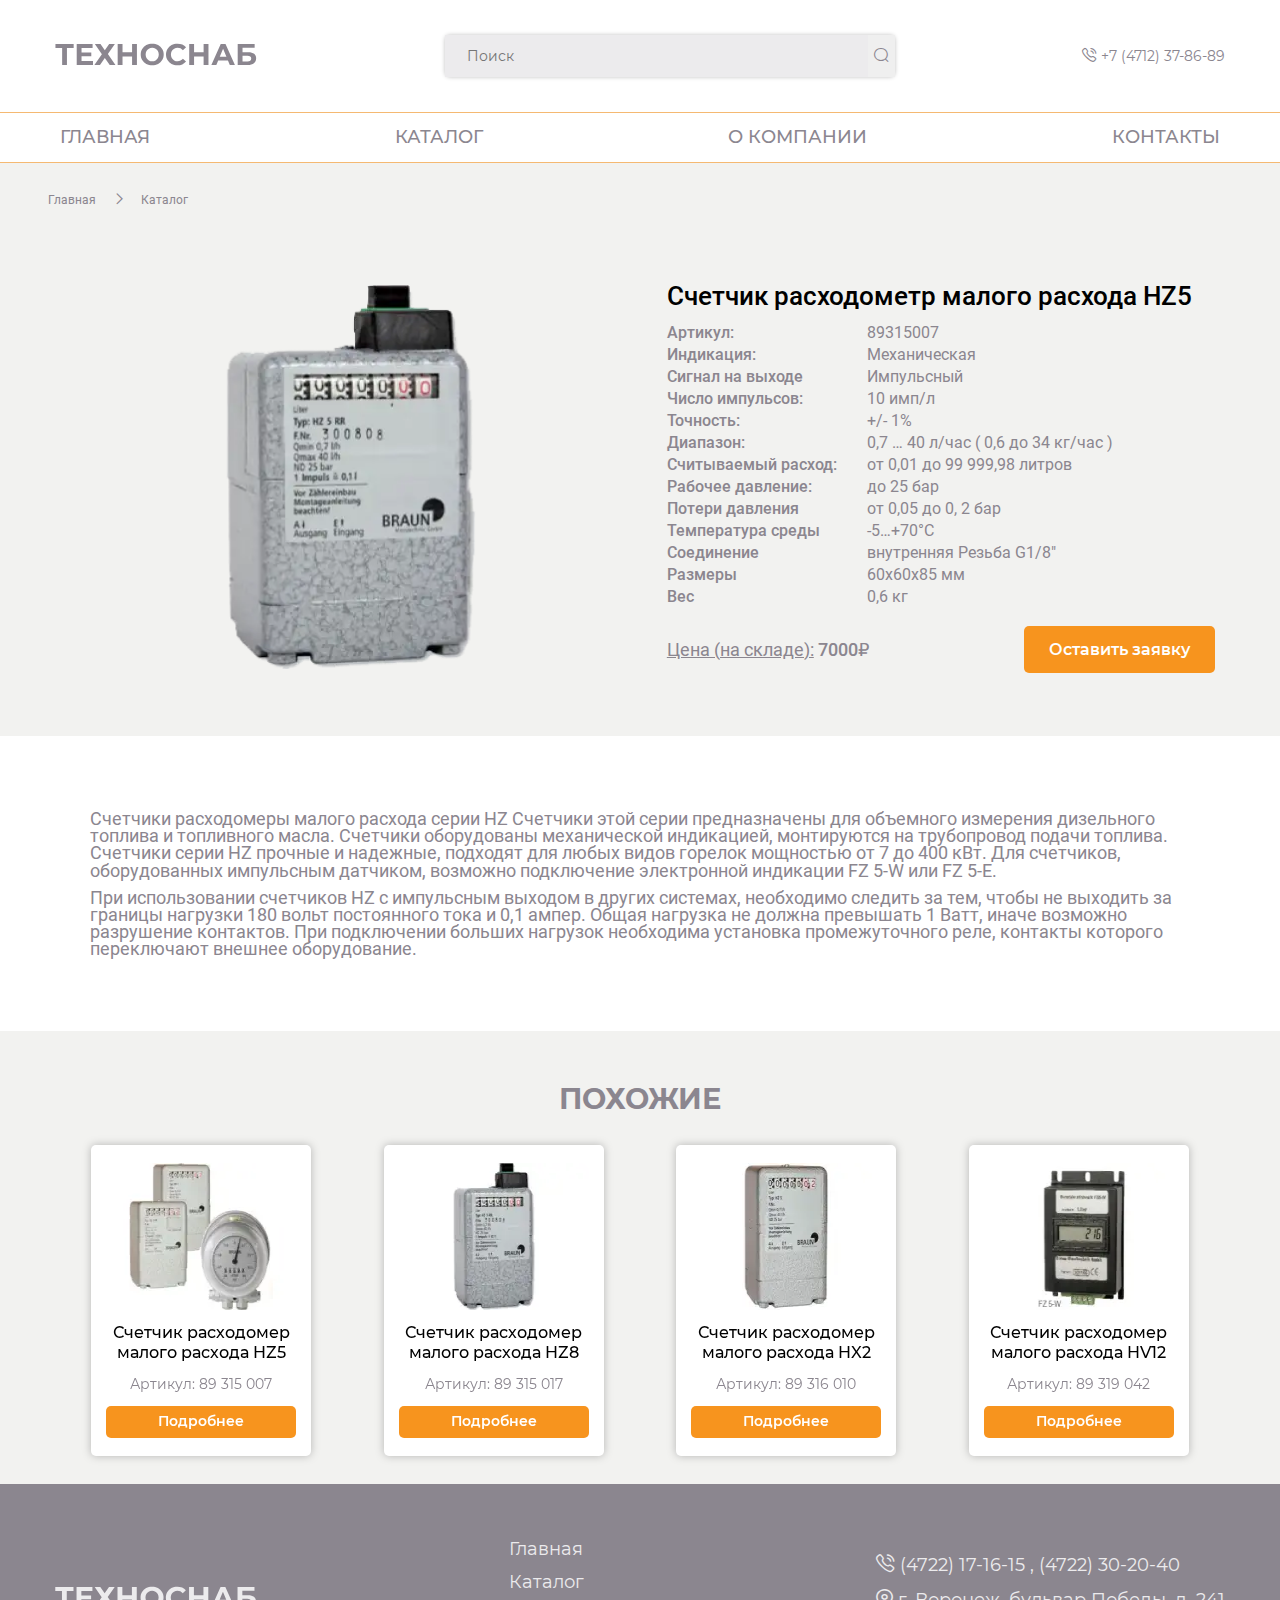
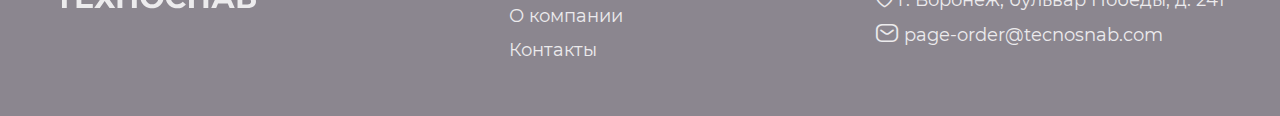
<file: page-product.html>
<!DOCTYPE html>
<html lang="ru">

<head>
    <meta charset="UTF-8">
    <meta name="viewport" content="width=device-width, initial-scale=1.0">
    <meta http-equiv="X-UA-Compatible" content="ie=edge">
    <title>Товар</title>

    <link rel="stylesheet" href="css/style.min.css">
    <script src="js/script.js" defer></script>
</head>

<body>
    <div class="wrapper">
        <header class="header">
            <div class="header__inner container">
                <div class="header__item header__logo">
                    <a class="logo" href="index.html">
                        <picture>
                            <source srcset="images/logo-header.svg" type="image/webp"><img class="logo__img"
                                src="images/logo-header.svg" alt="logo">
                        </picture>
                    </a>
                </div>

                <div class="header__item header__search">
                    <form class="search">
                        <input class="search-input" type="text" placeholder="Поиск">
                        <button class="search-btn icons-search" type="submit"></button>
                    </form>
                </div>

                <div class="header__item header__phone">
                    <a class="icons-phone" href="tel:+74712378689"></a>
                    <a class="header__phone-link" href="tel:+74712378689">+7 (4712) 37-86-89</a>
                </div>
            </div>
        </header>
        <div class="menu-wrapper">
            <nav class="menu">
                <ul class="menu__list">
                    <li class="menu__item">
                        <a class="menu__link" href="index.html">Главная</a>
                    </li>
                    <li class="menu__item">
                        <a class="menu__link" href="page-catalog.html">Каталог</a>
                    </li>
                    <li class="menu__item">
                        <a class="menu__link" href="page-company.html">О компании</a>
                    </li>
                    <li class="menu__item">
                        <a class="menu__link" href="page-contacts.html">Контакты</a>
                    </li>
                </ul>

                <div class="menu-mobile"></div>
            </nav>
        </div>

        <main class="page">
            <section class="product-page">
                <div class="product-page__inner container">
                    <nav class="crumbs">
                        <ul class="crumbs__list">
                            <li>
                                <a href="index.html" class="crumbs__link icons-arrow-right">Главная</a>
                            </li>
                            <li></li>
                            <li></li>
                            <li></li>
                        </ul>
                    </nav>
                    <div class="product-page__img">
                        <picture>
                            <source srcset="images/product-bg.webp" type="image/webp"><img src="images/product-bg.png"
                                alt="Фотография продукта">
                        </picture>
                    </div>

                    <div class="product-page__details">
                        <h2 class="product-page__details-title">Счетчик расходометр малого расхода HZ5</h2>
                        <ul class="product-page__details-table details-table">
                            <li class="details-table__elem">
                                <p class="details-table__elem-name">Артикул:</p>
                                <p class="details-table__elem-value">89315007</p>
                            </li>
                            <li class="details-table__elem">
                                <p class="details-table__elem-name">Индикация:</p>
                                <p class="details-table__elem-value">Механическая</p>
                            </li>
                            <li class="details-table__elem">
                                <p class="details-table__elem-name">Сигнал на выходе</p>
                                <p class="details-table__elem-value">Импульсный</p>
                            </li>
                            <li class="details-table__elem">
                                <p class="details-table__elem-name">Число импульсов:</p>
                                <p class="details-table__elem-value">10 имп/л</p>
                            </li>
                            <li class="details-table__elem">
                                <p class="details-table__elem-name">Точность:</p>
                                <p class="details-table__elem-value">+/- 1%</p>
                            </li>
                            <li class="details-table__elem">
                                <p class="details-table__elem-name">Диапазон:</p>
                                <p class="details-table__elem-value">0,7 … 40 л/час ( 0,6 до 34 кг/час )</p>
                            </li>
                            <li class="details-table__elem">
                                <p class="details-table__elem-name">Считываемый расход:</p>
                                <p class="details-table__elem-value">от 0,01 до 99 999,98 литров</p>
                            </li>
                            <li class="details-table__elem">
                                <p class="details-table__elem-name">Рабочее давление:</p>
                                <p class="details-table__elem-value">до 25 бар</p>
                            </li>
                            <li class="details-table__elem">
                                <p class="details-table__elem-name">Потери давления</p>
                                <p class="details-table__elem-value">от 0,05 до 0, 2 бар</p>
                            </li>
                            <li class="details-table__elem">
                                <p class="details-table__elem-name">Температура среды</p>
                                <p class="details-table__elem-value">-5…+70°С</p>
                            </li>
                            <li class="details-table__elem">
                                <p class="details-table__elem-name">Соединение</p>
                                <p class="details-table__elem-value">внутренняя Резьба G1/8"</p>
                            </li>
                            <li class="details-table__elem">
                                <p class="details-table__elem-name">Размеры</p>
                                <p class="details-table__elem-value">60х60х85 мм</p>
                            </li>
                            <li class="details-table__elem">
                                <p class="details-table__elem-name">Вес</p>
                                <p class="details-table__elem-value">0,6 кг</p>
                            </li>
                        </ul>
                        <div class="product-page__details-footer details-footer">
                            <div class="details-footer__price price">
                                <p class="price__title">Цена (на складе):</p>
                                <span class="price__value">7000&#8381;</span>
                            </div>
                            <button class="details-footer__btn" type="button">Оставить заявку</button>
                        </div>
                    </div>
                </div>
            </section>

            <section class="product-descr">
                <div class="container">
                    <p class="product-descr__text">
                        Счетчики расходомеры малого расхода серии HZ Счетчики этой серии предназначены для объемного измерения дизельного топлива и топливного масла. Счетчики оборудованы механической индикацией, монтируются на трубопровод подачи топлива. Счетчики серии HZ прочные и надежные, подходят для любых видов горелок мощностью от 7 до 400 кВт. Для счетчиков, оборудованных импульсным датчиком, возможно подключение электронной индикации FZ 5-W или FZ 5-E.
                    </p>
                    <p class="product-descr__text">
                        При использовании счетчиков HZ с импульсным выходом в других системах, необходимо следить за тем, чтобы не выходить за границы нагрузки 180 вольт постоянного тока и 0,1 ампер. Общая нагрузка не должна превышать 1 Ватт, иначе возможно разрушение контактов. При подключении больших нагрузок необходима установка промежуточного реле, контакты которого переключают внешнее оборудование.
                    </p>
                </div>
            </section>

            <section class="recommend">
                <h2 class="recommend__title title">Похожие</h2>
                <div class="recommend__inner container">
                    <div class="product-card">
                        <picture>
                            <source srcset="images/product-1.webp" type="image/webp"><img src="images/product-1.jpg"
                                alt="image product">
                        </picture>
                        <p class="product-card__title">Счетчик расходомер малого расхода HZ5</p>
                        <div class="product-card__id">Артикул: <span>89 315 007</span></div>
                        <a class="product-card__btn" href="page-product.html">Подробнее</a>
                    </div>

                    <div class="product-card">
                        <picture>
                            <source srcset="images/product-2.webp" type="image/webp"><img src="images/product-2.jpg"
                                alt="image product">
                        </picture>
                        <p class="product-card__title">Счетчик расходомер малого расхода HZ8</p>
                        <div class="product-card__id">Артикул: <span>89 315 017</span></div>
                        <a class="product-card__btn" href="page-product.html">Подробнее</a>
                    </div>

                    <div class="product-card">
                        <picture>
                            <source srcset="images/product-3.webp" type="image/webp"><img src="images/product-3.jpg"
                                alt="image product">
                        </picture>
                        <p class="product-card__title">Счетчик расходомер малого расхода HX2</p>
                        <div class="product-card__id">Артикул: <span>89 316 010</span></div>
                        <a class="product-card__btn" href="page-product.html">Подробнее</a>
                    </div>

                    <div class="product-card">
                        <picture>
                            <source srcset="images/product-4.webp" type="image/webp"><img src="images/product-4.jpg"
                                alt="image product">
                        </picture>
                        <p class="product-card__title">Счетчик расходомер малого расхода HV12</p>
                        <div class="product-card__id">Артикул: <span>89 319 042</span></div>
                        <a class="product-card__btn" href="page-product.html">Подробнее</a>
                    </div>
                </div>
            </section>
        </main>

        <footer class="footer">
            <div class="footer__inner container">
                <div class="footer__item footer__logo">
                    <a class="logo" href="index.html">
                        <picture>
                            <source srcset="images/logo-footer.svg" type="image/webp"><img class="logo__img"
                                src="images/logo-footer.svg" alt="logo">
                        </picture>
                    </a>
                </div>

                <div class="footer__item footer__category">
                    <ul class="footer__list">
                        <li class="footer__list-item">
                            <a class="footer__list-link" href="index.html">Главная</a>
                        </li>
                        <li class="footer__list-item">
                            <a class="footer__list-link" href="page-catalog.html">Каталог</a>
                        </li>
                        <li class="footer__list-item">
                            <a class="footer__list-link" href="page-company.html">О компании</a>
                        </li>
                        <li class="footer__list-item">
                            <a class="footer__list-link" href="page-contacts.html">Контакты</a>
                        </li>
                    </ul>
                </div>

                <div class="footer__contacts">
                    <ul class="footer__contacts-list">
                        <li class="footer__contacts-item icons-phone">
                            <a href="tel:74722171615" class="footer__contacts-link">(4722) 17-16-15</a>
                            <span>,</span>
                            <a href="tel:74722302040" class="footer__contacts-link">(4722) 30-20-40</a>
                        </li>
                        <li class="footer__contacts-item icons-location">
                            г. Воронеж, бульвар Победы, д. 241
                        </li>
                        <li class="footer__contacts-item icons-mail">
                            <a href="mailto:page-order@tecnosnab.com"
                                class="footer__contacts-link">page-order@tecnosnab.com</a>
                        </li>
                    </ul>
                </div>
            </div>
        </footer>
    </div>

    <div class="alert-window">
        <p class="alert-window__text">Демо-версия окна ответа...</p>
        <p class="alert-window__text">Ваш запрос принят! В ближайшее время с Вами свяжется наш менеджер. Спасибо, что
            выбрали нашу фирму.</p>
        <button class="alert-window__btn">Отлично. Жду!</button>
    </div>

    <div class="modal">
        <div class="form-window">
            <form class="form" id="form" action="#">
                <input id="product-name" name="product-name" type="hidden">
                <input id="product-code" name="product-code" type="hidden">
                <p class="form__title">Отправить запрос</p>
                <input class="form__input" id="name" name="name" type="text" placeholder="Ваше им'я">
                <p id="name-error"></p>
                <input class="form__input" id="phone" name="phone" type="tel"
                    placeholder="Ваш телефон в формате 10 цыфр">
                <p id="phone-error"></p>
                <textarea class="form__textarea" id="message" name="message" placeholder="Ваше сообщение"
                    rows="5"></textarea>
                <button class="form__btn" type="submit">Отправить запрос</button>
            </form>
        </div>
    </div>

    <script src="js/libs.min.js"></script>
</body>

</html>
</file>
<file: css/style.min.css>
/*! normalize.css v8.0.1 | MIT License | github.com/necolas/normalize.css */html{line-height:1.15;-webkit-text-size-adjust:100%}body{margin:0}main{display:block}h1{font-size:2em;margin:.67em 0}hr{-webkit-box-sizing:content-box;box-sizing:content-box;height:0;overflow:visible}pre{font-family:monospace,monospace;font-size:1em}a{background-color:transparent}abbr[title]{border-bottom:none;text-decoration:underline;-webkit-text-decoration:underline dotted;text-decoration:underline dotted}b,strong{font-weight:bolder}code,kbd,samp{font-family:monospace,monospace;font-size:1em}small{font-size:80%}sub,sup{font-size:75%;line-height:0;position:relative;vertical-align:baseline}sub{bottom:-.25em}sup{top:-.5em}img{border-style:none}button,input,optgroup,select,textarea{font-family:inherit;font-size:100%;line-height:1.15;margin:0}button,input{overflow:visible}button,select{text-transform:none}[type=button],[type=reset],[type=submit],button{-webkit-appearance:button}[type=button]::-moz-focus-inner,[type=reset]::-moz-focus-inner,[type=submit]::-moz-focus-inner,button::-moz-focus-inner{border-style:none;padding:0}[type=button]:-moz-focusring,[type=reset]:-moz-focusring,[type=submit]:-moz-focusring,button:-moz-focusring{outline:1px dotted ButtonText}fieldset{padding:.35em .75em .625em}legend{-webkit-box-sizing:border-box;box-sizing:border-box;color:inherit;display:table;max-width:100%;padding:0;white-space:normal}progress{vertical-align:baseline}textarea{overflow:auto}[type=checkbox],[type=radio]{-webkit-box-sizing:border-box;box-sizing:border-box;padding:0}[type=number]::-webkit-inner-spin-button,[type=number]::-webkit-outer-spin-button{height:auto}[type=search]{-webkit-appearance:textfield;outline-offset:-2px}[type=search]::-webkit-search-decoration{-webkit-appearance:none}::-webkit-file-upload-button{-webkit-appearance:button;font:inherit}details{display:block}summary{display:list-item}template{display:none}[hidden]{display:none}@font-face{font-family:swiper-icons;src:url("data:application/font-woff;charset=utf-8;base64, [base64]//wADZ2x5ZgAAAywAAADMAAAD2MHtryVoZWFkAAABbAAAADAAAAA2E2+eoWhoZWEAAAGcAAAAHwAAACQC9gDzaG10eAAAAigAAAAZAAAArgJkABFsb2NhAAAC0AAAAFoAAABaFQAUGG1heHAAAAG8AAAAHwAAACAAcABAbmFtZQAAA/gAAAE5AAACXvFdBwlwb3N0AAAFNAAAAGIAAACE5s74hXjaY2BkYGAAYpf5Hu/j+W2+MnAzMYDAzaX6QjD6/4//Bxj5GA8AuRwMYGkAPywL13jaY2BkYGA88P8Agx4j+/8fQDYfA1AEBWgDAIB2BOoAeNpjYGRgYNBh4GdgYgABEMnIABJzYNADCQAACWgAsQB42mNgYfzCOIGBlYGB0YcxjYGBwR1Kf2WQZGhhYGBiYGVmgAFGBiQQkOaawtDAoMBQxXjg/wEGPcYDDA4wNUA2CCgwsAAAO4EL6gAAeNpj2M0gyAACqxgGNWBkZ2D4/wMA+xkDdgAAAHjaY2BgYGaAYBkGRgYQiAHyGMF8FgYHIM3DwMHABGQrMOgyWDLEM1T9/w8UBfEMgLzE////P/5//f/V/xv+r4eaAAeMbAxwIUYmIMHEgKYAYjUcsDAwsLKxc3BycfPw8jEQA/[base64]/uznmfPFBNODM2K7MTQ45YEAZqGP81AmGGcF3iPqOop0r1SPTaTbVkfUe4HXj97wYE+yNwWYxwWu4v1ugWHgo3S1XdZEVqWM7ET0cfnLGxWfkgR42o2PvWrDMBSFj/IHLaF0zKjRgdiVMwScNRAoWUoH78Y2icB/yIY09An6AH2Bdu/UB+yxopYshQiEvnvu0dURgDt8QeC8PDw7Fpji3fEA4z/PEJ6YOB5hKh4dj3EvXhxPqH/SKUY3rJ7srZ4FZnh1PMAtPhwP6fl2PMJMPDgeQ4rY8YT6Gzao0eAEA409DuggmTnFnOcSCiEiLMgxCiTI6Cq5DZUd3Qmp10vO0LaLTd2cjN4fOumlc7lUYbSQcZFkutRG7g6JKZKy0RmdLY680CDnEJ+UMkpFFe1RN7nxdVpXrC4aTtnaurOnYercZg2YVmLN/d/gczfEimrE/fs/bOuq29Zmn8tloORaXgZgGa78yO9/cnXm2BpaGvq25Dv9S4E9+5SIc9PqupJKhYFSSl47+Qcr1mYNAAAAeNptw0cKwkAAAMDZJA8Q7OUJvkLsPfZ6zFVERPy8qHh2YER+3i/BP83vIBLLySsoKimrqKqpa2hp6+jq6RsYGhmbmJqZSy0sraxtbO3sHRydnEMU4uR6yx7JJXveP7WrDycAAAAAAAH//wACeNpjYGRgYOABYhkgZgJCZgZNBkYGLQZtIJsFLMYAAAw3ALgAeNolizEKgDAQBCchRbC2sFER0YD6qVQiBCv/H9ezGI6Z5XBAw8CBK/m5iQQVauVbXLnOrMZv2oLdKFa8Pjuru2hJzGabmOSLzNMzvutpB3N42mNgZGBg4GKQYzBhYMxJLMlj4GBgAYow/P/PAJJhLM6sSoWKfWCAAwDAjgbRAAB42mNgYGBkAIIbCZo5IPrmUn0hGA0AO8EFTQAA") format("woff");font-weight:400;font-style:normal}:root{--swiper-theme-color:#007aff}.swiper-container{margin-left:auto;margin-right:auto;position:relative;overflow:hidden;list-style:none;padding:0;z-index:1}.swiper-container-vertical>.swiper-wrapper{-webkit-box-orient:vertical;-webkit-box-direction:normal;-ms-flex-direction:column;flex-direction:column}.swiper-wrapper{position:relative;width:100%;height:100%;z-index:1;display:-webkit-box;display:-ms-flexbox;display:flex;-webkit-transition-property:-webkit-transform;transition-property:-webkit-transform;-o-transition-property:transform;transition-property:transform;transition-property:transform,-webkit-transform;-webkit-box-sizing:content-box;box-sizing:content-box}.swiper-container-android .swiper-slide,.swiper-wrapper{-webkit-transform:translate3d(0,0,0);transform:translate3d(0,0,0)}.swiper-container-multirow>.swiper-wrapper{-ms-flex-wrap:wrap;flex-wrap:wrap}.swiper-container-multirow-column>.swiper-wrapper{-ms-flex-wrap:wrap;flex-wrap:wrap;-webkit-box-orient:vertical;-webkit-box-direction:normal;-ms-flex-direction:column;flex-direction:column}.swiper-container-free-mode>.swiper-wrapper{-webkit-transition-timing-function:ease-out;-o-transition-timing-function:ease-out;transition-timing-function:ease-out;margin:0 auto}.swiper-container-pointer-events{-ms-touch-action:pan-y;touch-action:pan-y}.swiper-container-pointer-events.swiper-container-vertical{-ms-touch-action:pan-x;touch-action:pan-x}.swiper-slide{-ms-flex-negative:0;flex-shrink:0;width:100%;height:100%;position:relative;-webkit-transition-property:-webkit-transform;transition-property:-webkit-transform;-o-transition-property:transform;transition-property:transform;transition-property:transform,-webkit-transform}.swiper-slide-invisible-blank{visibility:hidden}.swiper-container-autoheight,.swiper-container-autoheight .swiper-slide{height:auto}.swiper-container-autoheight .swiper-wrapper{-webkit-box-align:start;-ms-flex-align:start;align-items:flex-start;-webkit-transition-property:height,-webkit-transform;transition-property:height,-webkit-transform;-o-transition-property:transform,height;transition-property:transform,height;transition-property:transform,height,-webkit-transform}.swiper-container-3d{-webkit-perspective:1200px;perspective:1200px}.swiper-container-3d .swiper-cube-shadow,.swiper-container-3d .swiper-slide,.swiper-container-3d .swiper-slide-shadow-bottom,.swiper-container-3d .swiper-slide-shadow-left,.swiper-container-3d .swiper-slide-shadow-right,.swiper-container-3d .swiper-slide-shadow-top,.swiper-container-3d .swiper-wrapper{-webkit-transform-style:preserve-3d;transform-style:preserve-3d}.swiper-container-3d .swiper-slide-shadow-bottom,.swiper-container-3d .swiper-slide-shadow-left,.swiper-container-3d .swiper-slide-shadow-right,.swiper-container-3d .swiper-slide-shadow-top{position:absolute;left:0;top:0;width:100%;height:100%;pointer-events:none;z-index:10}.swiper-container-3d .swiper-slide-shadow-left{background-image:-webkit-gradient(linear,right top,left top,from(rgba(0,0,0,.5)),to(rgba(0,0,0,0)));background-image:-o-linear-gradient(right,rgba(0,0,0,.5),rgba(0,0,0,0));background-image:linear-gradient(to left,rgba(0,0,0,.5),rgba(0,0,0,0))}.swiper-container-3d .swiper-slide-shadow-right{background-image:-webkit-gradient(linear,left top,right top,from(rgba(0,0,0,.5)),to(rgba(0,0,0,0)));background-image:-o-linear-gradient(left,rgba(0,0,0,.5),rgba(0,0,0,0));background-image:linear-gradient(to right,rgba(0,0,0,.5),rgba(0,0,0,0))}.swiper-container-3d .swiper-slide-shadow-top{background-image:-webkit-gradient(linear,left bottom,left top,from(rgba(0,0,0,.5)),to(rgba(0,0,0,0)));background-image:-o-linear-gradient(bottom,rgba(0,0,0,.5),rgba(0,0,0,0));background-image:linear-gradient(to top,rgba(0,0,0,.5),rgba(0,0,0,0))}.swiper-container-3d .swiper-slide-shadow-bottom{background-image:-webkit-gradient(linear,left top,left bottom,from(rgba(0,0,0,.5)),to(rgba(0,0,0,0)));background-image:-o-linear-gradient(top,rgba(0,0,0,.5),rgba(0,0,0,0));background-image:linear-gradient(to bottom,rgba(0,0,0,.5),rgba(0,0,0,0))}.swiper-container-css-mode>.swiper-wrapper{overflow:auto;scrollbar-width:none;-ms-overflow-style:none}.swiper-container-css-mode>.swiper-wrapper::-webkit-scrollbar{display:none}.swiper-container-css-mode>.swiper-wrapper>.swiper-slide{scroll-snap-align:start start}.swiper-container-horizontal.swiper-container-css-mode>.swiper-wrapper{-ms-scroll-snap-type:x mandatory;scroll-snap-type:x mandatory}.swiper-container-vertical.swiper-container-css-mode>.swiper-wrapper{-ms-scroll-snap-type:y mandatory;scroll-snap-type:y mandatory}:root{--swiper-navigation-size:44px}.swiper-button-next,.swiper-button-prev{position:absolute;top:50%;width:calc(var(--swiper-navigation-size)/ 44 * 27);height:var(--swiper-navigation-size);margin-top:calc(0px - (var(--swiper-navigation-size)/ 2));z-index:10;cursor:pointer;display:-webkit-box;display:-ms-flexbox;display:flex;-webkit-box-align:center;-ms-flex-align:center;align-items:center;-webkit-box-pack:center;-ms-flex-pack:center;justify-content:center;color:var(--swiper-navigation-color,var(--swiper-theme-color))}.swiper-button-next.swiper-button-disabled,.swiper-button-prev.swiper-button-disabled{opacity:.35;cursor:auto;pointer-events:none}.swiper-button-next:after,.swiper-button-prev:after{font-family:swiper-icons;font-size:var(--swiper-navigation-size);text-transform:none!important;letter-spacing:0;text-transform:none;font-variant:initial;line-height:1}.swiper-button-prev,.swiper-container-rtl .swiper-button-next{left:10px;right:auto}.swiper-button-prev:after,.swiper-container-rtl .swiper-button-next:after{content:'prev'}.swiper-button-next,.swiper-container-rtl .swiper-button-prev{right:10px;left:auto}.swiper-button-next:after,.swiper-container-rtl .swiper-button-prev:after{content:'next'}.swiper-button-next.swiper-button-white,.swiper-button-prev.swiper-button-white{--swiper-navigation-color:#ffffff}.swiper-button-next.swiper-button-black,.swiper-button-prev.swiper-button-black{--swiper-navigation-color:#000000}.swiper-button-lock{display:none}.swiper-pagination{position:absolute;text-align:center;-webkit-transition:.3s opacity;-o-transition:.3s opacity;transition:.3s opacity;-webkit-transform:translate3d(0,0,0);transform:translate3d(0,0,0);z-index:10}.swiper-pagination.swiper-pagination-hidden{opacity:0}.swiper-container-horizontal>.swiper-pagination-bullets,.swiper-pagination-custom,.swiper-pagination-fraction{bottom:10px;left:0;width:100%}.swiper-pagination-bullets-dynamic{overflow:hidden;font-size:0}.swiper-pagination-bullets-dynamic .swiper-pagination-bullet{-webkit-transform:scale(.33);-ms-transform:scale(.33);transform:scale(.33);position:relative}.swiper-pagination-bullets-dynamic .swiper-pagination-bullet-active{-webkit-transform:scale(1);-ms-transform:scale(1);transform:scale(1)}.swiper-pagination-bullets-dynamic .swiper-pagination-bullet-active-main{-webkit-transform:scale(1);-ms-transform:scale(1);transform:scale(1)}.swiper-pagination-bullets-dynamic .swiper-pagination-bullet-active-prev{-webkit-transform:scale(.66);-ms-transform:scale(.66);transform:scale(.66)}.swiper-pagination-bullets-dynamic .swiper-pagination-bullet-active-prev-prev{-webkit-transform:scale(.33);-ms-transform:scale(.33);transform:scale(.33)}.swiper-pagination-bullets-dynamic .swiper-pagination-bullet-active-next{-webkit-transform:scale(.66);-ms-transform:scale(.66);transform:scale(.66)}.swiper-pagination-bullets-dynamic .swiper-pagination-bullet-active-next-next{-webkit-transform:scale(.33);-ms-transform:scale(.33);transform:scale(.33)}.swiper-pagination-bullet{width:8px;height:8px;display:inline-block;border-radius:50%;background:#000;opacity:.2}button.swiper-pagination-bullet{border:none;margin:0;padding:0;-webkit-box-shadow:none;box-shadow:none;-webkit-appearance:none;-moz-appearance:none;appearance:none}.swiper-pagination-clickable .swiper-pagination-bullet{cursor:pointer}.swiper-pagination-bullet-active{opacity:1;background:var(--swiper-pagination-color,var(--swiper-theme-color))}.swiper-container-vertical>.swiper-pagination-bullets{right:10px;top:50%;-webkit-transform:translate3d(0,-50%,0);transform:translate3d(0,-50%,0)}.swiper-container-vertical>.swiper-pagination-bullets .swiper-pagination-bullet{margin:6px 0;display:block}.swiper-container-vertical>.swiper-pagination-bullets.swiper-pagination-bullets-dynamic{top:50%;-webkit-transform:translateY(-50%);-ms-transform:translateY(-50%);transform:translateY(-50%);width:8px}.swiper-container-vertical>.swiper-pagination-bullets.swiper-pagination-bullets-dynamic .swiper-pagination-bullet{display:inline-block;-webkit-transition:.2s transform,.2s top;-o-transition:.2s transform,.2s top;transition:.2s transform,.2s top}.swiper-container-horizontal>.swiper-pagination-bullets .swiper-pagination-bullet{margin:0 4px}.swiper-container-horizontal>.swiper-pagination-bullets.swiper-pagination-bullets-dynamic{left:50%;-webkit-transform:translateX(-50%);-ms-transform:translateX(-50%);transform:translateX(-50%);white-space:nowrap}.swiper-container-horizontal>.swiper-pagination-bullets.swiper-pagination-bullets-dynamic .swiper-pagination-bullet{-webkit-transition:.2s transform,.2s left;-o-transition:.2s transform,.2s left;transition:.2s transform,.2s left}.swiper-container-horizontal.swiper-container-rtl>.swiper-pagination-bullets-dynamic .swiper-pagination-bullet{-webkit-transition:.2s transform,.2s right;-o-transition:.2s transform,.2s right;transition:.2s transform,.2s right}.swiper-pagination-progressbar{background:rgba(0,0,0,.25);position:absolute}.swiper-pagination-progressbar .swiper-pagination-progressbar-fill{background:var(--swiper-pagination-color,var(--swiper-theme-color));position:absolute;left:0;top:0;width:100%;height:100%;-webkit-transform:scale(0);-ms-transform:scale(0);transform:scale(0);-webkit-transform-origin:left top;-ms-transform-origin:left top;transform-origin:left top}.swiper-container-rtl .swiper-pagination-progressbar .swiper-pagination-progressbar-fill{-webkit-transform-origin:right top;-ms-transform-origin:right top;transform-origin:right top}.swiper-container-horizontal>.swiper-pagination-progressbar,.swiper-container-vertical>.swiper-pagination-progressbar.swiper-pagination-progressbar-opposite{width:100%;height:4px;left:0;top:0}.swiper-container-horizontal>.swiper-pagination-progressbar.swiper-pagination-progressbar-opposite,.swiper-container-vertical>.swiper-pagination-progressbar{width:4px;height:100%;left:0;top:0}.swiper-pagination-white{--swiper-pagination-color:#ffffff}.swiper-pagination-black{--swiper-pagination-color:#000000}.swiper-pagination-lock{display:none}.swiper-scrollbar{border-radius:10px;position:relative;-ms-touch-action:none;background:rgba(0,0,0,.1)}.swiper-container-horizontal>.swiper-scrollbar{position:absolute;left:1%;bottom:3px;z-index:50;height:5px;width:98%}.swiper-container-vertical>.swiper-scrollbar{position:absolute;right:3px;top:1%;z-index:50;width:5px;height:98%}.swiper-scrollbar-drag{height:100%;width:100%;position:relative;background:rgba(0,0,0,.5);border-radius:10px;left:0;top:0}.swiper-scrollbar-cursor-drag{cursor:move}.swiper-scrollbar-lock{display:none}.swiper-zoom-container{width:100%;height:100%;display:-webkit-box;display:-ms-flexbox;display:flex;-webkit-box-pack:center;-ms-flex-pack:center;justify-content:center;-webkit-box-align:center;-ms-flex-align:center;align-items:center;text-align:center}.swiper-zoom-container>canvas,.swiper-zoom-container>img,.swiper-zoom-container>svg{max-width:100%;max-height:100%;-o-object-fit:contain;object-fit:contain}.swiper-slide-zoomed{cursor:move}.swiper-lazy-preloader{width:42px;height:42px;position:absolute;left:50%;top:50%;margin-left:-21px;margin-top:-21px;z-index:10;-webkit-transform-origin:50%;-ms-transform-origin:50%;transform-origin:50%;-webkit-animation:swiper-preloader-spin 1s infinite linear;animation:swiper-preloader-spin 1s infinite linear;-webkit-box-sizing:border-box;box-sizing:border-box;border:4px solid var(--swiper-preloader-color,var(--swiper-theme-color));border-radius:50%;border-top-color:transparent}.swiper-lazy-preloader-white{--swiper-preloader-color:#fff}.swiper-lazy-preloader-black{--swiper-preloader-color:#000}@-webkit-keyframes swiper-preloader-spin{100%{-webkit-transform:rotate(360deg);transform:rotate(360deg)}}@keyframes swiper-preloader-spin{100%{-webkit-transform:rotate(360deg);transform:rotate(360deg)}}.swiper-container .swiper-notification{position:absolute;left:0;top:0;pointer-events:none;opacity:0;z-index:-1000}.swiper-container-fade.swiper-container-free-mode .swiper-slide{-webkit-transition-timing-function:ease-out;-o-transition-timing-function:ease-out;transition-timing-function:ease-out}.swiper-container-fade .swiper-slide{pointer-events:none;-webkit-transition-property:opacity;-o-transition-property:opacity;transition-property:opacity}.swiper-container-fade .swiper-slide .swiper-slide{pointer-events:none}.swiper-container-fade .swiper-slide-active,.swiper-container-fade .swiper-slide-active .swiper-slide-active{pointer-events:auto}.swiper-container-cube{overflow:visible}.swiper-container-cube .swiper-slide{pointer-events:none;-webkit-backface-visibility:hidden;backface-visibility:hidden;z-index:1;visibility:hidden;-webkit-transform-origin:0 0;-ms-transform-origin:0 0;transform-origin:0 0;width:100%;height:100%}.swiper-container-cube .swiper-slide .swiper-slide{pointer-events:none}.swiper-container-cube.swiper-container-rtl .swiper-slide{-webkit-transform-origin:100% 0;-ms-transform-origin:100% 0;transform-origin:100% 0}.swiper-container-cube .swiper-slide-active,.swiper-container-cube .swiper-slide-active .swiper-slide-active{pointer-events:auto}.swiper-container-cube .swiper-slide-active,.swiper-container-cube .swiper-slide-next,.swiper-container-cube .swiper-slide-next+.swiper-slide,.swiper-container-cube .swiper-slide-prev{pointer-events:auto;visibility:visible}.swiper-container-cube .swiper-slide-shadow-bottom,.swiper-container-cube .swiper-slide-shadow-left,.swiper-container-cube .swiper-slide-shadow-right,.swiper-container-cube .swiper-slide-shadow-top{z-index:0;-webkit-backface-visibility:hidden;backface-visibility:hidden}.swiper-container-cube .swiper-cube-shadow{position:absolute;left:0;bottom:0;width:100%;height:100%;opacity:.6;z-index:0}.swiper-container-cube .swiper-cube-shadow:before{content:'';background:#000;position:absolute;left:0;top:0;bottom:0;right:0;-webkit-filter:blur(50px);filter:blur(50px)}.swiper-container-flip{overflow:visible}.swiper-container-flip .swiper-slide{pointer-events:none;-webkit-backface-visibility:hidden;backface-visibility:hidden;z-index:1}.swiper-container-flip .swiper-slide .swiper-slide{pointer-events:none}.swiper-container-flip .swiper-slide-active,.swiper-container-flip .swiper-slide-active .swiper-slide-active{pointer-events:auto}.swiper-container-flip .swiper-slide-shadow-bottom,.swiper-container-flip .swiper-slide-shadow-left,.swiper-container-flip .swiper-slide-shadow-right,.swiper-container-flip .swiper-slide-shadow-top{z-index:0;-webkit-backface-visibility:hidden;backface-visibility:hidden}@font-face{font-family:Montserrat;font-style:normal;font-weight:400;src:local(""),url(../fonts/montserrat-v15-latin_cyrillic-regular.woff2) format("woff2"),url(../fonts/montserrat-v15-latin_cyrillic-regular.woff) format("woff")}@font-face{font-family:Montserrat;font-style:normal;font-weight:500;src:local(""),url(../fonts/montserrat-v15-latin_cyrillic-500.woff2) format("woff2"),url(../fonts/montserrat-v15-latin_cyrillic-500.woff) format("woff")}@font-face{font-family:Montserrat;font-style:normal;font-weight:600;src:local(""),url(../fonts/montserrat-v15-latin_cyrillic-600.woff2) format("woff2"),url(../fonts/montserrat-v15-latin_cyrillic-600.woff) format("woff")}@font-face{font-family:Montserrat;font-style:normal;font-weight:700;src:local(""),url(../fonts/montserrat-v15-latin_cyrillic-700.woff2) format("woff2"),url(../fonts/montserrat-v15-latin_cyrillic-700.woff) format("woff")}@font-face{font-family:Montserrat;font-style:normal;font-weight:900;src:local(""),url(../fonts/montserrat-v15-latin_cyrillic-900.woff2) format("woff2"),url(../fonts/montserrat-v15-latin_cyrillic-900.woff) format("woff")}@font-face{font-family:Roboto;font-style:normal;font-weight:400;src:local(""),url(../fonts/roboto-v27-latin_cyrillic-regular.woff2) format("woff2"),url(../fonts/roboto-v27-latin_cyrillic-regular.woff) format("woff")}@font-face{font-family:Roboto;font-style:normal;font-weight:500;src:local(""),url(../fonts/roboto-v27-latin_cyrillic-500.woff2) format("woff2"),url(../fonts/roboto-v27-latin_cyrillic-500.woff) format("woff")}@font-face{font-family:icons;src:url(../fonts/font-icons/icons.eot?t4ir90);src:url(../fonts/font-icons/icons.eot?t4ir90#iefix) format("embedded-opentype"),url(../fonts/font-icons/icons.ttf?t4ir90) format("truetype"),url(../fonts/font-icons/icons.woff?t4ir90) format("woff"),url(../fonts/font-icons/icons.svg?t4ir90#icons) format("svg");font-weight:400;font-style:normal;font-display:block}[class*=" icons-"]::before,[class^=icons-]::before{font-family:icons!important;speak:never;font-style:normal;font-weight:400;font-variant:normal;text-transform:none;line-height:1;-webkit-font-smoothing:antialiased;-moz-osx-font-smoothing:grayscale}.icons-phone:before{content:"\e900"}.icons-search:before{content:"\e901"}.icons-mail:before{content:"\e902"}.icons-location:before{content:"\e903"}.icons-arrow-left:before{content:"\e905"}.icons-arrow-right:before{content:"\e906"}.icons-arrow-down:before{content:"\e904"}html{-webkit-box-sizing:border-box;box-sizing:border-box;scroll-behavior:smooth;height:100%}*,::after,::before{-webkit-box-sizing:inherit;box-sizing:inherit}:last-child{margin-bottom:0}h1,h2,h3,h4,h5,h6,p{margin:0;padding:0;font-size:inherit}a{display:inline-block;text-decoration:none;color:inherit}li,ol,ul{list-style:none;padding:0;margin:0;color:inherit}button{display:inline-block;font-size:inherit;line-height:inherit;color:inherit}button,fieldset,input,textarea{border:none}img{display:block;max-width:100%;height:auto}body{font-family:Montserrat,sans-serif;font-style:normal;font-weight:400;font-size:14px;line-height:122%;color:#8b868f;height:100%}.no-scroll{overflow:hidden}.wrapper{display:-webkit-box;display:-ms-flexbox;display:flex;-webkit-box-orient:vertical;-webkit-box-direction:normal;-ms-flex-direction:column;flex-direction:column;min-height:100%}.page{-webkit-box-flex:1;-ms-flex:1 0 auto;flex:1 0 auto;background-color:#f2f2f0}.page footer,.page header{-webkit-box-flex:0;-ms-flex:0 0 auto;flex:0 0 auto}.container{max-width:1200px;width:100%;padding:0 15px;margin:0 auto}.title{font-family:Montserrat,sans-serif;font-weight:700;font-size:calc(22px + (30 - 22) * ((100vw - 320px)/ (1440 - 320)));line-height:125%;color:#8b868f;text-align:center;text-transform:uppercase}.page-header{padding:50px 15px;background:#8b868f no-repeat center center;background-size:cover;position:relative}.page-header__title{font-weight:900;font-size:calc(20px + (36 - 20) * ((100vw - 320px)/ (1440 - 320)));line-height:100%;text-transform:uppercase;color:#ecebed}.modal{opacity:0;visibility:hidden;position:fixed;top:0;left:0;right:0;bottom:0;z-index:-1;-webkit-transform:perspective(500px) translate(0,-100%) rotate(30deg);transform:perspective(500px) translate(0,-100%) rotate(30deg);-webkit-transition:all .4s ease 0s;-o-transition:all .4s ease 0s;transition:all .4s ease 0s}.modal.show{padding:20px;display:-webkit-box;display:-ms-flexbox;display:flex;-webkit-box-align:center;-ms-flex-align:center;align-items:center;-webkit-box-pack:center;-ms-flex-pack:center;justify-content:center;margin:0 auto;position:fixed;top:0;left:0;right:0;bottom:0;z-index:1002;opacity:1;visibility:visible;-webkit-transform:perspective(500px) translate(0,0) rotate(0);transform:perspective(500px) translate(0,0) rotate(0);-webkit-transition:all .4s ease 0s;-o-transition:all .4s ease 0s;transition:all .4s ease 0s}.overlay.active{position:fixed;top:0;left:0;right:0;bottom:0;z-index:999;width:100%;height:100%;background-color:rgba(0,0,0,.6)}.header{color:#8b868f}.header__inner{padding:35px 15px;display:-webkit-box;display:-ms-flexbox;display:flex;-webkit-box-align:center;-ms-flex-align:center;align-items:center;-ms-flex-pack:distribute;justify-content:space-around}.header__item{-webkit-box-flex:0;-ms-flex:0 0 auto;flex:0 0 auto}.header__logo{display:none}.header__search{max-width:350px;width:100%}.header__phone{display:none}.header__phone .icons-phone{display:none}.header__phone .header__phone-link{display:none}.search{display:-webkit-box;display:-ms-flexbox;display:flex;background-color:#ecebed;-webkit-box-shadow:0 0 4px rgba(0,0,0,.25);box-shadow:0 0 4px rgba(0,0,0,.25);border-radius:5px}.search-input{width:100%;padding:13px 5px 13px 22px;background-color:inherit;color:#8b868f}.search__btn{-webkit-transition:.2s ease-in-out;-o-transition:.2s ease-in-out;transition:.2s ease-in-out}.menu-wrapper{border-top:1px solid #f5b972;border-bottom:1px solid #f5b972}.menu{max-width:1200px;width:100%;margin:0 auto;padding:0 10px;display:-webkit-box;display:-ms-flexbox;display:flex;-webkit-box-align:center;-ms-flex-align:center;align-items:center;-ms-flex-pack:distribute;justify-content:space-around}.menu__list{-webkit-box-flex:1;-ms-flex:1 1 auto;flex:1 1 auto;padding:6px 0;display:-webkit-box;display:-ms-flexbox;display:flex;-webkit-box-pack:space-evenly;-ms-flex-pack:space-evenly;justify-content:space-evenly;overflow-x:auto}.menu__item{padding:10px;font-weight:500;font-size:16px;white-space:nowrap;text-transform:uppercase;color:#8b868f}.menu__link{-webkit-transition:all .3s ease-in-out;-o-transition:all .3s ease-in-out;transition:all .3s ease-in-out}.menu-mobile{-webkit-box-flex:0;-ms-flex:0 1 auto;flex:0 1 auto;display:block}.amenu__item{word-wrap:normal}.amenu__burger{position:relative}.amenu__burger-open .amenu__burger-list{display:block}.amenu__burger-btn{padding:0;display:none;width:24px;height:24px;border:none;cursor:pointer;background-size:contain;background-color:transparent;background-position:center;background-repeat:no-repeat;background-image:url("data:image/svg+xml,%3Csvg id='Capa_1' enable-background='new 0 0 551.13 551.13' height='512' viewBox='0 0 551.13 551.13' width='512' xmlns='http://www.w3.org/2000/svg'%3E%3Cpath id='path-1_20_' d='m275.565 137.783c-37.995 0-68.891-30.897-68.891-68.891 0-37.995 30.897-68.892 68.891-68.892 37.995 0 68.891 30.897 68.891 68.891 0 37.995-30.896 68.892-68.891 68.892zm0-103.337c-18.989 0-34.446 15.457-34.446 34.446s15.457 34.446 34.446 34.446 34.446-15.457 34.446-34.446-15.457-34.446-34.446-34.446z' transform='translate(6)'/%3E%3Cpath id='path-1_19_' d='m275.565 344.456c-37.995 0-68.891-30.897-68.891-68.891 0-37.995 30.897-68.891 68.891-68.891 37.995 0 68.891 30.897 68.891 68.891 0 37.995-30.896 68.891-68.891 68.891zm0-103.337c-18.989 0-34.446 15.457-34.446 34.446s15.457 34.446 34.446 34.446 34.446-15.457 34.446-34.446-15.457-34.446-34.446-34.446z' transform='translate(6 6)'/%3E%3Cpath id='path-1_18_' d='m275.565 551.13c-37.995 0-68.891-30.897-68.891-68.891 0-37.995 30.897-68.891 68.891-68.891 37.995 0 68.891 30.897 68.891 68.891s-30.896 68.891-68.891 68.891zm0-103.337c-18.989 0-34.446 15.457-34.446 34.446s15.457 34.446 34.446 34.446 34.446-15.457 34.446-34.446-15.457-34.446-34.446-34.446z' transform='translate(6 12)'/%3E%3C/svg%3E");-webkit-transition:background-image .3s;-o-transition:background-image .3s;transition:background-image .3s}.amenu__burger-btn.amenu__burger-btn_active{display:block}.amenu__burger-btn:hover{background-image:url("data:image/svg+xml,%3Csvg id='Capa_1' enable-background='new 0 0 515.555 515.555' height='512' viewBox='0 0 515.555 515.555' width='512' xmlns='http://www.w3.org/2000/svg'%3E%3Cpath d='m303.347 18.875c25.167 25.167 25.167 65.971 0 91.138s-65.971 25.167-91.138 0-25.167-65.971 0-91.138c25.166-25.167 65.97-25.167 91.138 0'/%3E%3Cpath d='m303.347 212.209c25.167 25.167 25.167 65.971 0 91.138s-65.971 25.167-91.138 0-25.167-65.971 0-91.138c25.166-25.167 65.97-25.167 91.138 0'/%3E%3Cpath d='m303.347 405.541c25.167 25.167 25.167 65.971 0 91.138s-65.971 25.167-91.138 0-25.167-65.971 0-91.138c25.166-25.167 65.97-25.167 91.138 0'/%3E%3C/svg%3E")}.amenu__burger-list{position:absolute;z-index:1002;right:0;background-color:#fff;border:1px solid #f5b972;border-radius:10px;list-style:none;display:none;padding:calc(15px + (30 - 15) * ((100vw - 320px)/ (768 - 320)))}.crumbs{overflow:auto;position:absolute;top:20px;left:5px;right:5px}.crumbs__list{display:-webkit-box;display:-ms-flexbox;display:flex;-webkit-box-align:center;-ms-flex-align:center;align-items:center;white-space:nowrap;font-family:Roboto,sans-serif;font-weight:400;font-size:12px;line-height:117%;color:#ecebed}.crumbs__list li{padding:0 15px 0 0}.crumbs__link{padding:0 10px 0 0}.crumbs__link.icons-arrow-right::before{position:relative;left:calc(100% + 10px)}.main-content__aside{display:none;-webkit-transition:all .4s linear;-o-transition:all .4s linear;transition:all .4s linear}.main-content__aside.show{display:block;width:calc(100% - 78px);position:fixed;z-index:1000;top:15px;bottom:15px;height:auto;-webkit-transition:all .4s linear;-o-transition:all .4s linear;transition:all .4s linear}.product-list{-webkit-box-flex:0;-ms-flex:0 1 auto;flex:0 1 auto;overflow:auto;height:100%}.product-list__item{padding:18px 10px 18px 0;font-weight:500;font-size:18px;overflow:auto}.product-list__link.active{text-decoration:underline}.product-sublist{padding-top:10px;padding-left:20px;display:none}.product-sublist.active{display:block}.product-sublist__item{padding:10px 10px 10px 0;font-weight:500}.product-sublist__link.active{color:#f7941e}.mobile-aside{-webkit-box-flex:0;-ms-flex:0 0 auto;flex:0 0 auto;display:-webkit-box;display:-ms-flexbox;display:flex;-webkit-box-align:center;-ms-flex-align:center;align-items:center;-webkit-box-pack:center;-ms-flex-pack:center;justify-content:center;width:50px;height:50px;background-color:rgba(247,148,30,.55);-webkit-box-shadow:0 0 4px rgba(0,0,0,.85);box-shadow:0 0 4px rgba(0,0,0,.85);border-radius:10px;position:fixed;z-index:1000;left:0;top:0;visibility:hidden}.mobile-aside span{display:block;width:40px;height:2px;background-color:#000;position:relative}.mobile-aside span::after,.mobile-aside span::before{content:"";position:absolute;width:100%;height:100%;left:0;background-color:#000}.mobile-aside span::after{top:12px;-webkit-transition:.3s linear;-o-transition:.3s linear;transition:.3s linear}.mobile-aside span::before{bottom:12px;-webkit-transition:.3s linear;-o-transition:.3s linear;transition:.3s linear}.mobile-aside.active{right:13px;left:unset;background-color:#f7941e}.mobile-aside.active span{background-color:transparent}.mobile-aside.active span::after{-webkit-transform:rotate(-45deg);-ms-transform:rotate(-45deg);transform:rotate(-45deg);top:0;-webkit-transition:.3s linear;-o-transition:.3s linear;transition:.3s linear}.mobile-aside.active span::before{-webkit-transform:rotate(45deg);-ms-transform:rotate(45deg);transform:rotate(45deg);bottom:0;-webkit-transition:.3s linear;-o-transition:.3s linear;transition:.3s linear}.content-aside{padding:10px calc(10px + (20 - 10) * ((100vw - 320px)/ (1440 - 320)));background-color:#fff;-webkit-box-shadow:0 0 4px rgba(0,0,0,.25);box-shadow:0 0 4px rgba(0,0,0,.25);border-radius:10px;margin-bottom:15px}.content-info{display:-webkit-box;display:-ms-flexbox;display:flex;-webkit-box-orient:vertical;-webkit-box-direction:normal;-ms-flex-direction:column;flex-direction:column;-webkit-box-align:stretch;-ms-flex-align:stretch;align-items:stretch;min-height:100%}.content-info__bg{-webkit-box-flex:1;-ms-flex:1 0 auto;flex:1 0 auto;width:100%;-webkit-filter:drop-shadow(0 0 4px rgba(0, 0, 0, .25));filter:drop-shadow(0 0 4px rgba(0, 0, 0, .25));border-radius:5px;margin-bottom:15px}.content-info__block{-webkit-box-flex:0;-ms-flex:0 0 auto;flex:0 0 auto;background-color:#fff;-webkit-box-shadow:0 0 4px rgba(0,0,0,.25);box-shadow:0 0 4px rgba(0,0,0,.25);border-radius:5px;width:100%}.main-content__slider{display:block;min-width:0;width:100%}.main-content__slider-item{padding:12px;width:100%;height:100%;min-height:350px;background:#8b868f no-repeat center;background-size:cover;border-radius:5px;position:relative;margin-right:5px;margin-left:5px}.main-content__slider-title{font-weight:600;font-size:calc(15px + (25 - 18) * ((100vw - 320px)/ (1440 - 320)));line-height:120%;text-align:center;text-transform:uppercase;color:#fff}.main-content__slider-btn{max-width:262px;height:48px;font-weight:600;text-transform:uppercase;color:#000;background-color:#ecebed;border-radius:5px;position:absolute;bottom:50px;left:50%;-webkit-transform:translateX(-50%);-ms-transform:translateX(-50%);transform:translateX(-50%);-webkit-transition:all .3s ease-in-out;-o-transition:all .3s ease-in-out;transition:all .3s ease-in-out}.swiper-button-next,.swiper-button-prev{color:#fff}.swiper-button-next:after,.swiper-button-prev:after{font-size:35px}.swiper-pagination-bullet{background-color:#fff;opacity:.4}.swiper-pagination-bullet-active{opacity:1}.delivery{padding:15px calc(15px + (35 - 15) * ((100vw - 320px)/ (1440 - 320)))}.delivery__title{margin-bottom:calc(10px + (30 - 10) * ((100vw - 320px)/ (1440 - 320)))}.delivery__list{display:-webkit-box;display:-ms-flexbox;display:flex;-ms-flex-wrap:wrap;flex-wrap:wrap;-webkit-box-pack:justify;-ms-flex-pack:justify;justify-content:space-between;counter-reset:counter;margin-bottom:calc(10px + (30 - 10) * ((100vw - 320px)/ (1440 - 320)))}.delivery__list-item{padding-top:10px;padding-left:30px;min-height:60px;width:100%;font-weight:500;margin-bottom:calc(20px + (45 - 20) * ((100vw - 320px)/ (1440 - 320)));position:relative}.delivery__list-item::before{content:counter(counter);counter-increment:counter;font-size:20px;font-weight:400;color:#f7941e;position:absolute;left:10px;top:50%;-webkit-transform:translate(-50%,-50%);-ms-transform:translate(-50%,-50%);transform:translate(-50%,-50%)}.recommend .recommend__title{padding-top:calc(20px + (55 - 20) * ((100vw - 320px)/ (1440 - 320)))}.recommend .recommend__inner{padding:calc(15px + (30 - 15) * ((100vw - 320px)/ (1440 - 320))) 15px 0;display:-webkit-box;display:-ms-flexbox;display:flex;-ms-flex-pack:distribute;justify-content:space-around;-ms-flex-wrap:wrap;flex-wrap:wrap}.product-card{padding:18px 15px;width:220px;background-color:#fff;-webkit-filter:drop-shadow(0 0 4px rgba(0, 0, 0, .25));filter:drop-shadow(0 0 4px rgba(0, 0, 0, .25));border-radius:5px;text-align:center;margin-left:10px;margin-right:10px;margin-bottom:calc(15px + (30 - 15) * ((100vw - 320px)/ (1440 - 320)))}.product-card img{height:147px;border-radius:10px;margin:0 auto 13px}.product-card__title{font-weight:500;font-size:16px;line-height:125%;color:#000;height:2.5em;overflow:hidden;margin-bottom:13px}.product-card__id{margin-bottom:13px}.product-card__btn{padding:7px 35px;width:100%;height:32px;background-color:#f7941e;border-radius:5px;font-weight:600;color:#fff;-webkit-transition:all .3s ease-in-out;-o-transition:all .3s ease-in-out;transition:all .3s ease-in-out}.footer{background-color:#8b868f}.footer__inner{padding:calc(20px + (60 - 20) * ((100vw - 320px)/ (1440 - 320))) 15px;display:-webkit-box;display:-ms-flexbox;display:flex;-webkit-box-orient:vertical;-webkit-box-direction:normal;-ms-flex-direction:column;flex-direction:column;-webkit-box-pack:center;-ms-flex-pack:center;justify-content:center;-webkit-box-align:center;-ms-flex-align:center;align-items:center;font-size:14px;line-height:121%;text-align:center;color:#ecebed}.footer__item{-webkit-box-flex:0;-ms-flex:0 0 auto;flex:0 0 auto;margin-bottom:30px}.footer__list-item:not(:last-child){margin-bottom:12px}.footer__contacts-list,.footer__list-link{-webkit-transition:all .3s ease-in-out;-o-transition:all .3s ease-in-out;transition:all .3s ease-in-out}.footer__contacts-item:not(:last-child){margin-bottom:12px}.form-window{padding:calc(15px + (30 - 15) * ((100vw - 320px)/ (1440 - 320))) calc(25px + (50 - 25) * ((100vw - 320px)/ (1440 - 320)));max-width:774px;width:100%;max-height:380px;height:100%;background-color:#fff;border-radius:5px;position:relative;z-index:1005;overflow-y:auto}.form{display:-webkit-box;display:-ms-flexbox;display:flex;-webkit-box-orient:vertical;-webkit-box-direction:normal;-ms-flex-direction:column;flex-direction:column}.form #name-error,.form #phone-error{color:red;margin-bottom:10px}.form__title{font-weight:700;font-size:20px;line-height:120%;margin-bottom:20px}.form__input{padding:5px 16px;height:40px;background-color:#ecebed;-webkit-box-shadow:0 0 4px rgba(0,0,0,.25);box-shadow:0 0 4px rgba(0,0,0,.25);border-radius:5px;margin-bottom:5px}.form__textarea{padding:13px 16px;resize:none;background-color:#ecebed;-webkit-box-shadow:0 0 4px rgba(0,0,0,.25);box-shadow:0 0 4px rgba(0,0,0,.25);border-radius:5px;margin-bottom:20px}.form__btn{padding:13px calc(13px + (37 - 13) * ((100vw - 320px)/ (1440 - 320)));height:44px;font-weight:600;text-transform:uppercase;color:#fff;background-color:#f7941e;-webkit-box-shadow:0 0 4px rgba(0,0,0,.25);box-shadow:0 0 4px rgba(0,0,0,.25);border-radius:5px;-webkit-transition:all .3s ease-in-out;-o-transition:all .3s ease-in-out;transition:all .3s ease-in-out}.alert-window{padding:30px;max-width:500px;width:100%;display:none;margin:0 auto;font-family:Roboto,sans-serif;background-color:#fff;border-radius:10px}.alert-window.active{position:fixed;left:0;right:0;bottom:40%;z-index:1001;display:-webkit-box;display:-ms-flexbox;display:flex;-webkit-box-orient:vertical;-webkit-box-direction:normal;-ms-flex-direction:column;flex-direction:column;-webkit-box-pack:center;-ms-flex-pack:center;justify-content:center;-webkit-box-align:center;-ms-flex-align:center;align-items:center}.alert-window__text{max-width:400px;margin-bottom:20px;font-size:20px;line-height:150%}.alert-window__btn{padding:10px 25px;color:#fff;background-color:#f7941e;border-radius:5px}.catalog-page{margin-top:20px}.goods{display:-webkit-box;display:-ms-flexbox;display:flex;-webkit-box-pack:space-evenly;-ms-flex-pack:space-evenly;justify-content:space-evenly;-webkit-box-align:center;-ms-flex-align:center;align-items:center;-ms-flex-wrap:wrap;flex-wrap:wrap;margin-bottom:20px}.goods .product-card{width:80%}.pagination{display:-webkit-box;display:-ms-flexbox;display:flex;-webkit-box-orient:vertical;-webkit-box-direction:normal;-ms-flex-direction:column;flex-direction:column;-webkit-box-pack:justify;-ms-flex-pack:justify;justify-content:space-between;-webkit-box-align:center;-ms-flex-align:center;align-items:center;-ms-flex-wrap:wrap;flex-wrap:wrap;font-family:Roboto,sans-serif;font-weight:400;background-color:inherit;-webkit-box-shadow:none;box-shadow:none;margin-bottom:20px}.pagination p{display:inline}.pagination__number{color:#c5c5c5;margin-bottom:20px}.pagination__list{display:-webkit-box;display:-ms-flexbox;display:flex}.pagination__btn{width:23px;line-height:100%;color:#c5c5c5;border-radius:50%;border:1px solid #c5c5c5}.pagination__link{width:23px;line-height:23px;color:#000;text-align:center}.pagination__link.active{color:#fff;border-radius:50%;background-color:#f7941e}.list-pages{display:-webkit-box;display:-ms-flexbox;display:flex;margin:0 12px}.list-pages li+li{margin-left:5px}.disabled{visibility:hidden;opacity:0;pointer-events:none}.product-page{background-color:#f2f2f0}.product-page__inner{padding:calc(60px + (100 - 60) * ((100vw - 320px)/ (1200 - 320))) 10px calc(10px + (45 - 10) * ((100vw - 320px)/ (1200 - 320)));display:-webkit-box;display:-ms-flexbox;display:flex;-webkit-box-orient:vertical;-webkit-box-direction:reverse;-ms-flex-direction:column-reverse;flex-direction:column-reverse;position:relative}.product-page__inner .crumbs{left:0}.product-page__inner .crumbs__list{color:#8b868f}.product-page__img{margin:0 auto}.product-page__details{padding:15px}.product-page__details-title{font-family:Roboto,sans-serif;font-weight:500;font-size:calc(18px + (25 - 18) * ((100vw - 320px)/ (1200 - 320)));line-height:116%;color:#000;margin-bottom:12px}.details-table{margin-bottom:20px}.details-table__elem{display:-webkit-box;display:-ms-flexbox;display:flex;font-family:Roboto,sans-serif;font-weight:500}.details-table__elem:not(:last-child){margin-bottom:5px}.details-table__elem-name{-webkit-box-flex:0;-ms-flex:0 0 150px;flex:0 0 150px}.details-table__elem-value{-webkit-box-flex:0;-ms-flex:0 1 auto;flex:0 1 auto;font-weight:400}.details-footer{display:-webkit-box;display:-ms-flexbox;display:flex;-webkit-box-orient:vertical;-webkit-box-direction:normal;-ms-flex-direction:column;flex-direction:column;-webkit-box-pack:center;-ms-flex-pack:center;justify-content:center;-webkit-box-align:center;-ms-flex-align:center;align-items:center}.details-footer__btn{padding:15px 25px;font-family:Montserrat,sans-serif;font-weight:600;color:#fff;background-color:#f7941e;border-radius:5px;-webkit-transition:all .3s ease-in-out;-o-transition:all .3s ease-in-out;transition:all .3s ease-in-out}.price{font-family:Roboto,sans-serif;margin-right:10px;margin-bottom:10px}.price__title{display:inline-block;font-weight:400;text-decoration:underline}.price__value{font-weight:500;font-size:18px}.product-descr{padding:calc(20px + (70 - 20) * ((100vw - 320px)/ (1200 - 320)));background-color:#fff}.product-descr p,.product-descr__text{font-family:Roboto,sans-serif;font-weight:400}.product-descr p:not(:last-child),.product-descr__text:not(:last-child){margin-bottom:10px}.about__inner{padding:calc(20px + (50 - 20) * ((100vw - 320px)/ (1440 - 320))) 15px}.about__img{-webkit-filter:drop-shadow(0 4px 4px rgba(0, 0, 0, .25));filter:drop-shadow(0 4px 4px rgba(0, 0, 0, .25));margin-bottom:12px}.about__img img{max-height:100%;border-radius:5px}.about__promo{-ms-flex-item-align:stretch;-ms-grid-row-align:stretch;align-self:stretch;padding:calc(10px + (30 - 10) * ((100vw - 320px)/ (1440 - 320))) calc(10px + (22 - 10) * ((100vw - 320px)/ (1440 - 320)));border-radius:5px;background-color:#fff}.about__promo p:not(:last-child),.about__promo-text:not(:last-child){margin-bottom:10px}.certificate{background-color:#fff}.certificate__title{padding-top:calc(20px + (35 - 20) * ((100vw - 320px)/ (1440 - 320)));margin-bottom:5px}.certificate__subtitle{padding:0 15px;font-weight:500;text-align:center;color:#8b868f;margin-bottom:calc(10px + (35 - 20) * ((100vw - 320px)/ (1440 - 320)))}.certificate__inner{display:-webkit-box;display:-ms-flexbox;display:flex;-ms-flex-wrap:wrap;flex-wrap:wrap;-webkit-box-pack:space-evenly;-ms-flex-pack:space-evenly;justify-content:space-evenly}.certificate__block{max-width:250px;max-height:330px;margin-bottom:calc(10px + (45 - 20) * ((100vw - 320px)/ (1440 - 320)))}.certificate__block img{height:100%}.certificate__block img.active{margin:0 auto;position:fixed;top:0;bottom:0;left:0;right:0;z-index:1000}.contacts-page{background-color:#f2f2f0}.contacts-page__inner{padding:calc(15px + (40 - 15) * ((100vw - 320px)/ (1440 - 320))) 15px}.contacts-aside__title{padding:12px 0;font-weight:700;font-size:20px;line-height:120%}.contacts-aside__subtitle{margin-bottom:7px}.contacts-aside__list{margin-bottom:12px}.contacts-aside__list .item-name{font-weight:600;margin-bottom:7px}.contacts-content__map iframe{border-radius:5px;width:100%;height:100%}@media (min-width:375px){.delivery__list-item{padding-left:30px}.delivery__list-item::before{font-size:24px}}@media (min-width:420px){.details-table__elem-name{-webkit-box-flex:0;-ms-flex:0 0 200px;flex:0 0 200px}}@media (min-width:500px){.header__phone{display:block}.header__phone .icons-phone{display:inline-block}.form__btn{width:235px;margin-left:auto}.pagination{-webkit-box-orient:horizontal;-webkit-box-direction:normal;-ms-flex-direction:row;flex-direction:row}.pagination__number{margin-bottom:0}.details-footer{-webkit-box-orient:horizontal;-webkit-box-direction:normal;-ms-flex-direction:row;flex-direction:row;-webkit-box-pack:space-evenly;-ms-flex-pack:space-evenly;justify-content:space-evenly}}@media (min-width:530px){.goods .product-card{width:220px}}@media (min-width:600px){.header__phone .header__phone-link{display:inline-block;-webkit-transition:.3s ease-in-out;-o-transition:.3s ease-in-out;transition:.3s ease-in-out}}@media (min-width:767px){.page-header{padding:73px 21px}.header__inner{-webkit-box-pack:justify;-ms-flex-pack:justify;justify-content:space-between}.header__logo{display:block}.header__search{max-width:280px}.header__phone-link:hover{color:#000;text-decoration:underline;-webkit-transition:.3s ease-in-out;-o-transition:.3s ease-in-out;transition:.3s ease-in-out}.search-btn.icons-search:hover{cursor:pointer;color:#000;-webkit-transition:.2s ease-in-out;-o-transition:.2s ease-in-out;transition:.2s ease-in-out}.menu__list{-webkit-box-pack:justify;-ms-flex-pack:justify;justify-content:space-between}.menu__item{font-size:18px}.menu-mobile{display:none}.menu__link:hover{color:#000;text-decoration:underline;-webkit-transition:.3s ease-in-out;-o-transition:.3s ease-in-out;transition:.3s ease-in-out}.crumbs{top:30px}.crumbs__list li{padding:0 25px 0 0}.crumbs__link{padding:0 20px 0 0}.crumbs__link.icons-arrow-right::before{left:calc(100% + 20px)}.main-content__aside{display:block}.mobile-aside{display:none}.content{display:-webkit-box;display:-ms-flexbox;display:flex;-webkit-box-pack:justify;-ms-flex-pack:justify;justify-content:space-between}.content-aside{-webkit-box-flex:0;-ms-flex:0 0 33%;flex:0 0 33%;margin-bottom:0;padding-top:20px;padding-bottom:20px}.content-info{-webkit-box-flex:0;-ms-flex:0 0 66%;flex:0 0 66%;padding-left:15px}.main-content__info{width:66%}.main-content__slider-title{padding-top:12px;max-width:420px;width:100%;font-weight:900;text-align:right;margin-left:auto;margin-right:36px}.main-content__slider-btn{bottom:70px}.delivery__list-item{-webkit-box-flex:0;-ms-flex:0 1 48%;flex:0 1 48%;padding-left:80px;padding-top:0}.delivery__list-item::before{font-size:36px;left:40px}.delivery__list-item::after{content:"";position:absolute;z-index:2;left:10px;top:50%;-webkit-transform:translateY(-50%);-ms-transform:translateY(-50%);transform:translateY(-50%);width:60px;height:58px;border:2px solid #f7941e;border-radius:50%}.main-content__slider-btn:hover{cursor:pointer;color:#fff;background-color:#f7941e;-webkit-transition:color .2s ease-in-out,background-color .3s ease-in;-o-transition:color .2s ease-in-out,background-color .3s ease-in;transition:color .2s ease-in-out,background-color .3s ease-in}.product-card__btn:hover{cursor:pointer;color:#000;-webkit-transition:.3s ease-in-out;-o-transition:.3s ease-in-out;transition:.3s ease-in-out}.footer__inner{-webkit-box-orient:horizontal;-webkit-box-direction:normal;-ms-flex-direction:row;flex-direction:row;-webkit-box-pack:justify;-ms-flex-pack:justify;justify-content:space-between;font-size:16px;text-align:left}.footer__item{margin-bottom:0}.footer__contacts-link:hover,.footer__list-link:hover{color:#000;text-decoration:underline;-webkit-transition:.3s ease-in-out;-o-transition:.3s ease-in-out;transition:.3s ease-in-out}.form__btn:hover{cursor:pointer;color:#000;-webkit-transition:.3s ease-in-out;-o-transition:.3s ease-in-out;transition:.3s ease-in-out}.goods{margin-bottom:45px}.pagination{margin-bottom:45px}.pagination__btn:hover{cursor:pointer;color:#f7941e;border:1px solid #f7941e}.product-page__inner{-webkit-box-orient:horizontal;-webkit-box-direction:normal;-ms-flex-direction:row;flex-direction:row;-webkit-box-pack:justify;-ms-flex-pack:justify;justify-content:space-between;-webkit-box-align:center;-ms-flex-align:center;align-items:center}.product-page__img{-webkit-box-flex:0;-ms-flex:0 1 49%;flex:0 1 49%}.product-page__details{-webkit-box-flex:0;-ms-flex:0 1 49%;flex:0 1 49%}.details-footer{-webkit-box-pack:justify;-ms-flex-pack:justify;justify-content:space-between}.details-footer__btn{font-size:16px}.details-footer__btn:hover{cursor:pointer;color:#000;-webkit-transition:all .3s ease-in-out;-o-transition:all .3s ease-in-out;transition:all .3s ease-in-out}.price{font-size:16px;margin-bottom:0}.product-descr p,.product-descr__text{font-size:16px}.contacts-aside__title{font-size:24px}.contacts-aside__subtitle{font-size:16px;margin-bottom:12px}.contacts-aside__list .item-name{font-size:16px;margin-bottom:12px}.contacts-aside__list .item-descr{font-size:16px}}@media (min-width:900px){.header__search{max-width:350px}.product-list__item{font-size:20px;line-height:125%}.product-sublist__item{font-size:16px;line-height:125%}.details-table__elem{font-size:16px}.about__inner{display:-webkit-box;display:-ms-flexbox;display:flex;-webkit-box-align:start;-ms-flex-align:start;align-items:flex-start;height:100%}.about__img{-webkit-box-flex:0;-ms-flex:0 1 50%;flex:0 1 50%;margin-bottom:0}.about__promo{-webkit-box-flex:0;-ms-flex:0 1 50%;flex:0 1 50%;font-size:16px;margin-left:10px}}@media (min-width:1024px){.header__search{max-width:450px}.delivery__list-item{font-size:16px}.footer__inner{font-size:18px}.price{font-size:18px}}@media (min-width:1200px){.crumbs{left:calc(0% + (360 - 0) * ((100vw - 1200px)/ (1920 - 1200)))}.content-aside{padding-top:32px;padding-bottom:32px}.goods{-webkit-box-pack:justify;-ms-flex-pack:justify;justify-content:space-between;margin-bottom:68px}.pagination{margin-bottom:68px}.product-descr p,.product-descr__text{font-size:18px}}@media (min-width:1440px){.delivery__list-item{font-size:18px}.footer__inner{font-size:20px}.about__promo{font-size:18px;margin-left:22px}}
</file>
